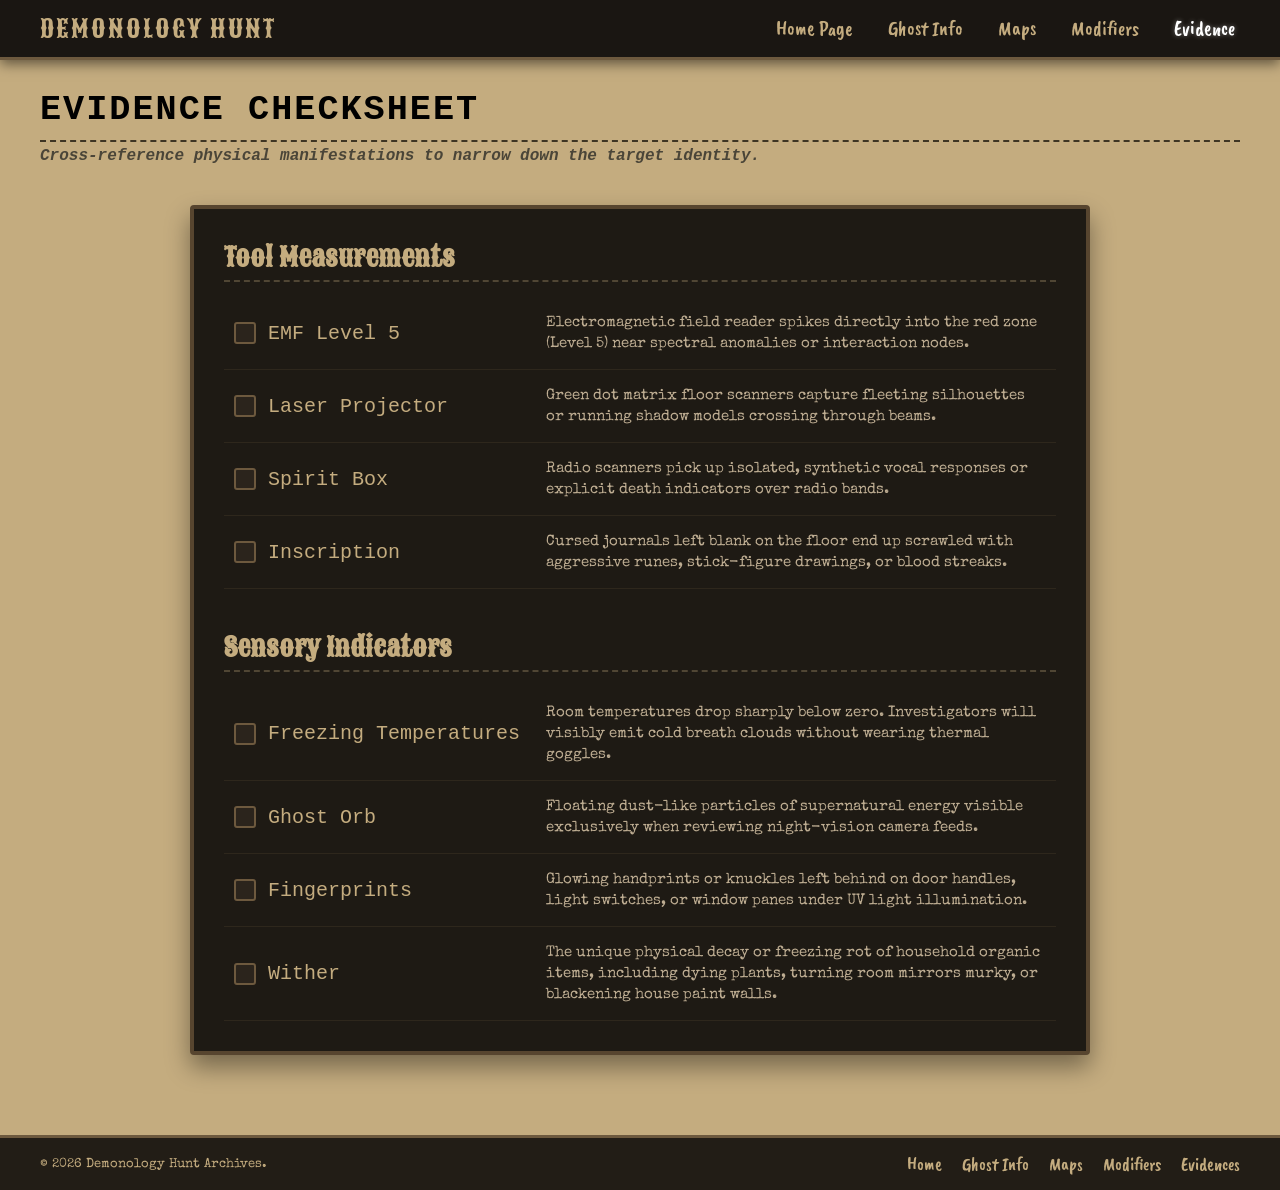
<file: Evidences.html>
<html>
<head>
    <meta charset="UTF-8">
    <meta name="viewport" content="width=device-width, initial-scale=1.0">
    <title>Demonology - Ghost Evidences</title>
    <link href="main.css" rel="stylesheet">
</head>
<body>

<nav class="menu-bar">
    <div class="nav-logo">DEMONOLOGY HUNT</div>
    <ul class="nav-links">
        <li><a href="index.html"> Home Page</a></li>
        <li><a href="ghost.info.html"> Ghost Info</a></li>
        <li><a href="maps.html"> Maps</a></li>
        <li><a href="modifiers.html"> Modifiers</a></li>
        <li><a href="evidences.html" class="active"> Evidence</a></li>
    </ul>
</nav>


<div class="EvidRow">
 
  <div class="left" style="background-color:rgb(196, 172, 127);">
    <h1>Evidence Checksheet</h1>
    <h2>Cross-reference physical manifestations to narrow down the target identity.</h2>
   
    <div class="clipboard-container">
       
        <h3 class="evidence-section-title">Tool Measurements</h3>
        <div class="evidence-list-table">
           
            <div class="evidence-row-item">
                <label class="check-box-wrapper">
                    <input type="checkbox" class="ghost-check">
                    <span class="custom-box"></span>
                    <span class="evidence-name">EMF Level 5</span>
                </label>
                <p class="evidence-brief-desc">Electromagnetic field reader spikes directly into the red zone (Level 5) near spectral anomalies or interaction nodes.</p>
            </div>


            <div class="evidence-row-item">
                <label class="check-box-wrapper">
                    <input type="checkbox" class="ghost-check">
                    <span class="custom-box"></span>
                    <span class="evidence-name">Laser Projector</span>
                </label>
                <p class="evidence-brief-desc">Green dot matrix floor scanners capture fleeting silhouettes or running shadow models crossing through beams.</p>
            </div>


            <div class="evidence-row-item">
                <label class="check-box-wrapper">
                    <input type="checkbox" class="ghost-check">
                    <span class="custom-box"></span>
                    <span class="evidence-name">Spirit Box</span>
                </label>
                <p class="evidence-brief-desc">Radio scanners pick up isolated, synthetic vocal responses or explicit death indicators over radio bands.</p>
            </div>


            <div class="evidence-row-item">
                <label class="check-box-wrapper">
                    <input type="checkbox" class="ghost-check">
                    <span class="custom-box"></span>
                    <span class="evidence-name">Inscription</span>
                </label>
                <p class="evidence-brief-desc">Cursed journals left blank on the floor end up scrawled with aggressive runes, stick-figure drawings, or blood streaks.</p>
            </div>


        </div>


        <h3 class="evidence-section-title" style="margin-top: 40px;">Sensory Indicators</h3>
        <div class="evidence-list-table">
           
            <div class="evidence-row-item">
                <label class="check-box-wrapper">
                    <input type="checkbox" class="ghost-check">
                    <span class="custom-box"></span>
                    <span class="evidence-name">Freezing Temperatures</span>
                </label>
                <p class="evidence-brief-desc">Room temperatures drop sharply below zero. Investigators will visibly emit cold breath clouds without wearing thermal goggles.</p>
            </div>

            <div class="evidence-row-item">
                <label class="check-box-wrapper">
                    <input type="checkbox" class="ghost-check">
                    <span class="custom-box"></span>
                    <span class="evidence-name">Ghost Orb</span>
                </label>
                <p class="evidence-brief-desc">Floating dust-like particles of supernatural energy visible exclusively when reviewing night-vision camera feeds.</p>
            </div>


            <div class="evidence-row-item">
                <label class="check-box-wrapper">
                    <input type="checkbox" class="ghost-check">
                    <span class="custom-box"></span>
                    <span class="evidence-name">Fingerprints</span>
                </label>
                <p class="evidence-brief-desc">Glowing handprints or knuckles left behind on door handles, light switches, or window panes under UV light illumination.</p>
            </div>


            <div class="evidence-row-item">
                <label class="check-box-wrapper">
                    <input type="checkbox" class="ghost-check">
                    <span class="custom-box"></span>
                    <span class="evidence-name">Wither</span>
                </label>
                <p class="evidence-brief-desc">The unique physical decay or freezing rot of household organic items, including dying plants, turning room mirrors murky, or blackening house paint walls.</p>
            </div>
</div>
</div>

  </div>
    </div>

     <footer class="mini-footer">
        <p>&copy; 2026 Demonology Hunt Archives.</p>
        <div class="footer-links">
            <a href="index.html">Home</a>
            <a href="ghost.info.html">Ghost Info</a>
            <a href="maps.html">Maps</a>
            <a href="modifiers.html">Modifiers</a>
            <a href="evidences.html">Evidences</a>
        </div>
    </footer>

</body>
</html>
</file>
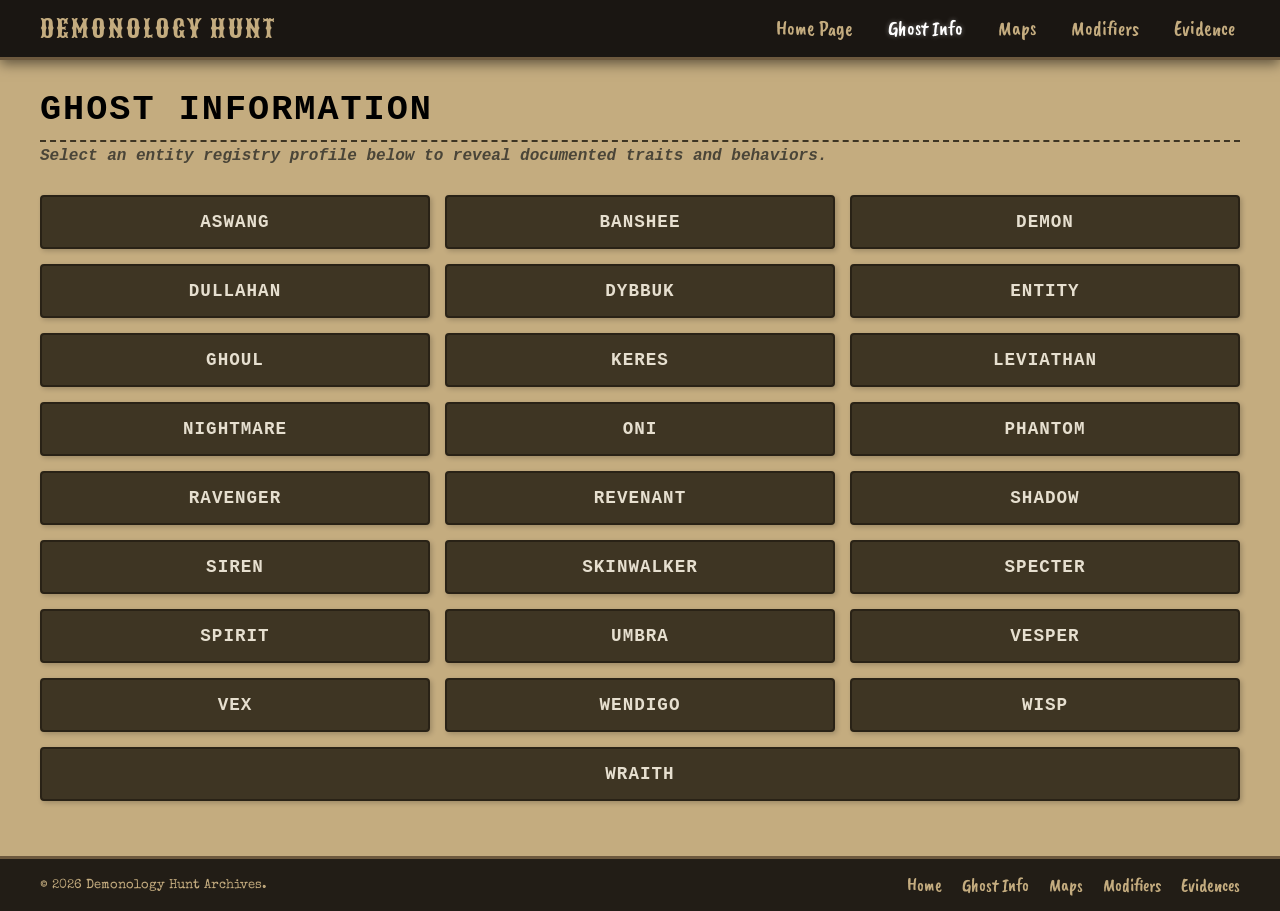
<file: ghost.info.html>
<html>
<head>
    <meta charset="UTF-8">
    <meta name="viewport" content="width=device-width, initial-scale=1">
    <link href="main.css" rel="stylesheet">
</head>
<body>


<nav class="menu-bar">
    <div class="nav-logo">DEMONOLOGY HUNT</div>
    <ul class="nav-links">
        <li><a href="index.html"> Home Page</a></li>
        <li><a href="ghost.info.html" class="active"> Ghost Info</a></li>
        <li><a href="maps.html"> Maps</a></li>
        <li><a href="modifiers.html"> Modifiers</a></li>
        <li><a href="evidences.html"> Evidence</a></li>
    </ul>
</nav>




<div class="bonk">
 
  <div class="left" style="background-color:rgb(196, 172, 127);">




    <div class="header-section">
      <h1>Ghost Information</h1>
      <h2>Select an entity registry profile below to reveal documented traits and behaviors.</h2>
    </div>




    <div class="ghost-grid-row">
      <div class="ghost-card-btn" onclick="openTab('b1');">Aswang</div>
      <div class="ghost-card-btn" onclick="openTab('b2');">Banshee</div>
      <div class="ghost-card-btn" onclick="openTab('b3');">Demon</div>
    </div>




    <div id="b1" class="containerTab">
      <span onclick="this.parentElement.style.display='none'" class="closebtn">&times;</span>
      <h3>Aswang</h3>
      <p class="ghost-lore">Aswangs have historically only been reported in the Philippines and surrounding areas but have been recently been increasingly common on a global scale. They are vampiric creatures empowered by death with seemingly no desire outside of attacking people.</p>
      <p class="ghost-trait"><strong>Behavioral Modifier:</strong> Aswang's speed increases every time they kill. Walking through salt slows them.</p>
    </div>




    <div id="b2" class="containerTab">
      <span onclick="this.parentElement.style.display='none'" class="closebtn">&times;</span>
      <h3>Banshee</h3>
      <p class="ghost-lore">Banshees are characterized as harbingers of death and demise. They most commonly manifest as wailing and mournful spirits, occupying spaces where misfortune is bound to occur. Be less cautious of them, and more cautious of what they may be warning you of.</p>
      <p class="ghost-trait"><strong>Behavioral Modifier:</strong> Banshees are more likely to break glass. They might use a distinct wail when hunting.</p>
    </div>




    <div id="b3" class="containerTab">
      <span onclick="this.parentElement.style.display='none'" class="closebtn">&times;</span>
      <h3>Demon</h3>
      <p class="ghost-lore">Use extreme caution when interacting with a demon! They are extremely hostile and dangerous!</p>
      <p class="ghost-trait"><strong>Behavioral Modifier:</strong> Demons hunt frequently; crosses are more effective on them.</p>
    </div>




    <div class="ghost-grid-row">
      <div class="ghost-card-btn" onclick="openTab('b4');">Dullahan</div>
      <div class="ghost-card-btn" onclick="openTab('b5');">Dybbuk</div>
      <div class="ghost-card-btn" onclick="openTab('b6');">Entity</div>
    </div>




    <div id="b4" class="containerTab">
      <span onclick="this.parentElement.style.display='none'" class="closebtn">&times;</span>
      <h3>Dullahan</h3>
      <p class="ghost-lore">Dullahans, more commonly known as the Headless Horseman, are legendary characters of folklore. Often traveling long distances on their horses, they can be very dangerous when they decide to stick around.</p>
      <p class="ghost-trait"><strong>Behavioral Modifier:</strong> Dullahans appear headless in photos. They move faster the longer they see their target.</p>
    </div>




    <div id="b5" class="containerTab">
      <span onclick="this.parentElement.style.display='none'" class="closebtn">&times;</span>
      <h3>Dybbuk</h3>
      <p class="ghost-lore">Dybbuks are malicious ghosts that have a strong bond with possession and pursue a specific goal or ideal before parting from the mortal plane. They have the unique ability of interacting with corpses.</p>
      <p class="ghost-trait"><strong>Behavioral Modifier:</strong> Dybbuks can throw corpses. They are stunned when a Music Box is first played.</p>
    </div>




    <div id="b6" class="containerTab">
      <span onclick="this.parentElement.style.display='none'" class="closebtn">&times;</span>
      <h3>Entity</h3>
      <p class="ghost-lore">The entity is a powerful force that transcends typical hauntings. While its control over the environment is limited, it has been observed to teleport, granting it heavy influence.</p>
      <p class="ghost-trait"><strong>Behavioral Modifier:</strong> The entity can teleport from one location to another. It is unlikely to throw objects.</p>
    </div>




    <div class="ghost-grid-row">
      <div class="ghost-card-btn" onclick="openTab('b7');">Ghoul</div>
      <div class="ghost-card-btn" onclick="openTab('b8');">Keres</div>
      <div class="ghost-card-btn" onclick="openTab('b9');">Leviathan</div>
    </div>




    <div id="b7" class="containerTab">
      <span onclick="this.parentElement.style.display='none'" class="closebtn">&times;</span>
      <h3>Ghoul</h3>
      <p class="ghost-lore">Ghouls are regarded as troublemaking ghosts, more focused on "playing" than harming. They often engage in behavior to frighten people in their vicinity, but are quick to anger. Exercise caution when in the presence of a Ghoul.</p>
      <p class="ghost-trait"><strong>Behavioral Modifier:</strong> Ghouls may become enraged if they hear talking. They can't disable electronics.</p>
    </div>




    <div id="b8" class="containerTab">
      <span onclick="this.parentElement.style.display='none'" class="closebtn">&times;</span>
      <h3>Keres</h3>
      <p class="ghost-lore">Keres are best described as angels of death. They wander aiming to feed on the souls of the deceased. They prey on the weakest targets that they are able to sense. It is best to remain mindful of your energy levels and keep them high when dealing with a Keres to avoid being targeted.</p>
      <p class="ghost-trait"><strong>Behavioral Modifier:</strong> Keres' speed decreases with each kill. They target hunters with the lowest energy.</p>
    </div>




    <div id="b9" class="containerTab">
      <span onclick="this.parentElement.style.display='none'" class="closebtn">&times;</span>
      <h3>Leviathan</h3>
      <p class="ghost-lore">Leviathans are physical manifestations of chaos and destruction, and are as dangerous and unpredictable as you'd expect. They have a particular affinity for throwing objects.</p>
      <p class="ghost-trait"><strong>Behavioral Modifier:</strong> Leviathans can throw multiple objects, and can disable lights passively.</p>
    </div>




    <div class="ghost-grid-row">
      <div class="ghost-card-btn" onclick="openTab('b10');">Nightmare</div>
      <div class="ghost-card-btn" onclick="openTab('b11');">Oni</div>
      <div class="ghost-card-btn" onclick="openTab('b12');">Phantom</div>
    </div>




    <div id="b10" class="containerTab">
      <span onclick="this.parentElement.style.display='none'" class="closebtn">&times;</span>
      <h3>Nightmare</h3>
      <p class="ghost-lore">Nightmares, as the name suggests, commonly manifest themselves as bad dreams and are usually harmless. However, particularly powerful nightmares can manifest themselves in the physical world, exhibiting much of the same behavior expected from an average ghost.</p>
      <p class="ghost-trait"><strong>Behavioral Modifier:</strong> Nightmares can cause hallucinations. They hunt more often in the dark.</p>
    </div>




    <div id="b11" class="containerTab">
      <span onclick="this.parentElement.style.display='none'" class="closebtn">&times;</span>
      <h3>Oni</h3>
      <p class="ghost-lore">Onis are a class of ghost believed to originate in Japan, but sightings have been reported all across the globe. They are known for manifesting often and having a terrifying physical appearance.</p>
      <p class="ghost-trait"><strong>Behavioral Modifier:</strong> Onis sprint during hunts. They manifest more commonly than other ghosts.</p>
    </div>




    <div id="b12" class="containerTab">
      <span onclick="this.parentElement.style.display='none'" class="closebtn">&times;</span>
      <h3>Phantom</h3>
      <p class="ghost-lore">Phantoms are ethereal apparitions that manifest less frequently than similar ghosts. They are misattributed as "shy" and "timid", but can certainly be aggressive. They are commonly associated with deep emotional attachments to specific locations.</p>
      <p class="ghost-trait"><strong>Behavioral Modifier:</strong> Phantoms reduce sanity much quicker when looked at. Taking a photo of them will make them temporarily disappear.</p>
    </div>




    <div class="ghost-grid-row">
      <div class="ghost-card-btn" onclick="openTab('b13');">Ravenger</div>
      <div class="ghost-card-btn" onclick="openTab('b14');">Revenant</div>
      <div class="ghost-card-btn" onclick="openTab('b15');">shadow</div>
    </div>




    <div id="b13" class="containerTab">
      <span onclick="this.parentElement.style.display='none'" class="closebtn">&times;</span>
      <h3>Ravenger</h3>
      <p class="ghost-lore">Ravengers are stalker-class entities that slowly map out player pathfinding lines. They build aggression when left alone in corridors.</p>
      <p class="ghost-trait"><strong>Behavioral Modifier:</strong> Gains tracking precision over time. Hiding completely resets its hunt speed acceleration.</p>
    </div>




    <div id="b14" class="containerTab">
      <span onclick="this.parentElement.style.display='none'" class="closebtn">&times;</span>
      <h3>Revenant</h3>
      <p class="ghost-lore">A violent, ancient spirit that hunts indiscriminately. It travels at terrifying speeds when it gains a line-of-sight visual on target items or players.</p>
      <p class="ghost-trait"><strong>Behavioral Modifier:</strong> Highly accelerated speed when targeting open players. Travels incredibly slowly when players are hidden.</p>
    </div>




<div id="b15" class="containerTab">
  <span onclick="this.parentElement.style.display='none'" class="closebtn">&times;</span>
  <h3>Shadow</h3>
      <p class="ghost-lore">shadows are barely perceptible apparitions that rarely interact with their environment, preferring to reside calmly in the dark. They are shy and tend to avoid people. though are known to be defensive of their favorite room.</p>
      <p class="ghost-trait"><strong>Behavioral Modifier:</strong>Shadows do not alter the temperature much. They are less active in well-lit rooms.</p>
</div>




    <div class="ghost-grid-row">
      <div class="ghost-card-btn" onclick="openTab('b16');">Siren</div>
      <div class="ghost-card-btn" onclick="openTab('b17');">Skinwalker</div>
      <div class="ghost-card-btn" onclick="openTab('b18');">Specter</div>
</div>




    <div id="b16" class="containerTab">
      <span onclick="this.parentElement.style.display='none'" class="closebtn">&times;</span>
  <h3>Siren</h3>
      <p class="ghost-lore">Siren's are  most known for their distinct singing voice which they commonly use to lure sailors to their demise, though they have also been seen roaming far away from the ocean. Keep an ear out for their distinct singing voice that you can hear through the spirit box.</p>
      <p class="ghost-trait"><strong>Behavioral Modifier:</strong>>Sirens slow people they see while hunting. They always respond in a female voice.</p>
</div>






    <div id="b17" class="containerTab">
      <span onclick="this.parentElement.style.display='none'" class="closebtn">&times;</span>
  <h3>Skinwalker</h3>
      <p class="ghost-lore">Skinwalkers are elusive ghosts with the unique ability to mimic the abilities of other ghost types. They are more frequent roamers. spending more time outside of their favorite room. Identifying Skinwalkers requires extreme precision.</p>
      <p class="ghost-trait"><strong>Behavioral Modifier:</strong>Skinwalkers can fake ghost orb evidence. They can mimic other ghosts' abilities.</p>
</div>






    <div id="b18" class="containerTab">
      <span onclick="this.parentElement.style.display='none'" class="closebtn">&times;</span>
  <h2>Specter</h2>
      <p class="ghost-lore">Specters, are strongly bound to their favorite room. When in the same room as one, many say they feel an ominous sense of unease. Specters are known for their profound control over the environment.</p>
      <p class="ghost-trait"><strong>Behavioral Modifier:</strong>Specters are more likely to throw items. They do not roam except while hunting.</p>
</div>






    <div class="ghost-grid-row">
      <div class="ghost-card-btn" onclick="openTab('b19');">Spirit</div>
      <div class="ghost-card-btn" onclick="openTab('b20');">Umbra</div>
      <div class="ghost-card-btn" onclick="openTab('b21');">Vesper</div>
</div>
    <div id="b19" class="containerTab">
      <span onclick="this.parentElement.style.display='none'" class="closebtn">&times;</span>
  <h2>Spirit</h2>
      <p class="ghost-lore">Spirits are a manifestation of the souls of the deceased. They are able to project in the physical world and have been observed to manipulate electronic frequencies. They are often eager to communicate with the living and are generally considered harmless.</p>
      <p class="ghost-trait"><strong>Behavioral Modifier:</strong>Spirits have no documented strengths. They can alter the flame color of candles.</p>
</div>




    <div id="b20" class="containerTab">
      <span onclick="this.parentElement.style.display='none'" class="closebtn">&times;</span>
  <h2>Umbra</h2>
      <p class="ghost-lore">The namesake of the Umbra Board, Umbras are elusive, shadowy apparitions born from fear. Instead of planting their feet, they tip toe, making no sound as they walk. Their presence is often said to be deeply unsettling.</p>
      <p class="ghost-trait"><strong>Behavioral Modifier:</strong>Umbras do not make footstep sounds. They move slower in lit rooms.</p>
</div>


    <div id="b21" class="containerTab">
      <span onclick="this.parentElement.style.display='none'" class="closebtn">&times;</span>
  <h2>Vesper</h2>
      <p class="ghost-lore">Vespers are the malinant lingering souls of creatures living in complete darkness. they've evolved to rely solely on their auditory senses, a sort of echolocation, making them adept hunters despite lacking ocular vision of any kind.</p>
      <p class="ghost-trait"><strong>Behavioral Modifier:</strong>Vespers rely solely on sound to hunt. They can track through walls.</p>
</div>




    <div class="ghost-grid-row">
      <div class="ghost-card-btn" onclick="openTab('b22');">Vex</div>
      <div class="ghost-card-btn" onclick="openTab('b23');">Wendigo</div>
      <div class="ghost-card-btn" onclick="openTab('b24');">Wisp</div>
</div>




    <div id="b22" class="containerTab">
      <span onclick="this.parentElement.style.display='none'" class="closebtn">&times;</span>
  <h2>Vex</h2>
      <p class="ghost-lore">A vex. while not a ghost in the traditional sense, is a presence that acts as the physical embodiment of anger and displeasure. They do not occupy the physical space in the same way we'd expect from other ghosts.</p>
      <p class="ghost-trait"><strong>Behavioral Modifier:</strong>Vex's are invisible on LIDAR Scans. They can walk through walls.</p>
</div>


    <div id="b23" class="containerTab">
      <span onclick="this.parentElement.style.display='none'" class="closebtn">&times;</span>
  <h2>Wendigo</h2>
      <p class="ghost-lore">Wendigos are horribly malformed creatures, less ghost and more monster caricature. Wendigos are incredibly afraid of fire, making candles and lanterns good tools for fending them off - still, it is best to be cautious.</p>
      <p class="ghost-trait"><strong>Behavioral Modifier:</strong>Wendigos won't start a hunt near a lit flame. They move faster as average energy lowers.</p>
</div>


    <div id="b24" class="containerTab">
      <span onclick="this.parentElement.style.display='none'" class="closebtn">&times;</span>
  <h2>The wisp</h2>
      <p class="ghost-lore">A will-o-the-wisp, commonly known as The Wisp or just "Wisp" is a spirit that typically haunts swamps, but have recently been observed invading homes and other buildings. They have a particular affinity for fire. </p>
      <p class="ghost-trait"><strong>Behavioral Modifier:</strong>Wisps can light candles. They can only start a hunt in their favorite room.</p>
</div>










    <div class="ghost-grid-row">
      <div class="ghost-card-btn" onclick="openTab('b25');">wraith</div>
  </div>


    <div id="b25" class="containerTab">
      <span onclick="this.parentElement.style.display='none'" class="closebtn">&times;</span>
  <h2>Wraith</h2>
      <p class="ghost-lore">Wraiths are malevolent shadowy apparitions, noted for their profound aggression. They are known to inflict an impending sense of doom on people around them. Be wary when interacting with a wraith in any capacity.</p>
      <p class="ghost-trait"><strong>Behavioral Modifier:</strong>Wraiths quickly deplete energy from hunters. They refuse to disturb lines of salt.</p>
</div>




<script>
function openTab(tabId) {
  var tabs = document.getElementsByClassName("containerTab");
  for (var i = 0; i < tabs.length; i++) {
    tabs[i].style.display = "none";
  }
  document.getElementById(tabId).style.display = "block";
}
</script>




</div>


     <footer class="mini-footer">
        <p>&copy; 2026 Demonology Hunt Archives.</p>
        <div class="footer-links">
            <a href="index.html">Home</a>
            <a href="ghost.info.html">Ghost Info</a>
            <a href="maps.html">Maps</a>
            <a href="modifiers.html">Modifiers</a>
            <a href="evidences.html">Evidences</a>
        </div>
    </footer>


  </div>
</body>
</html>
</file>
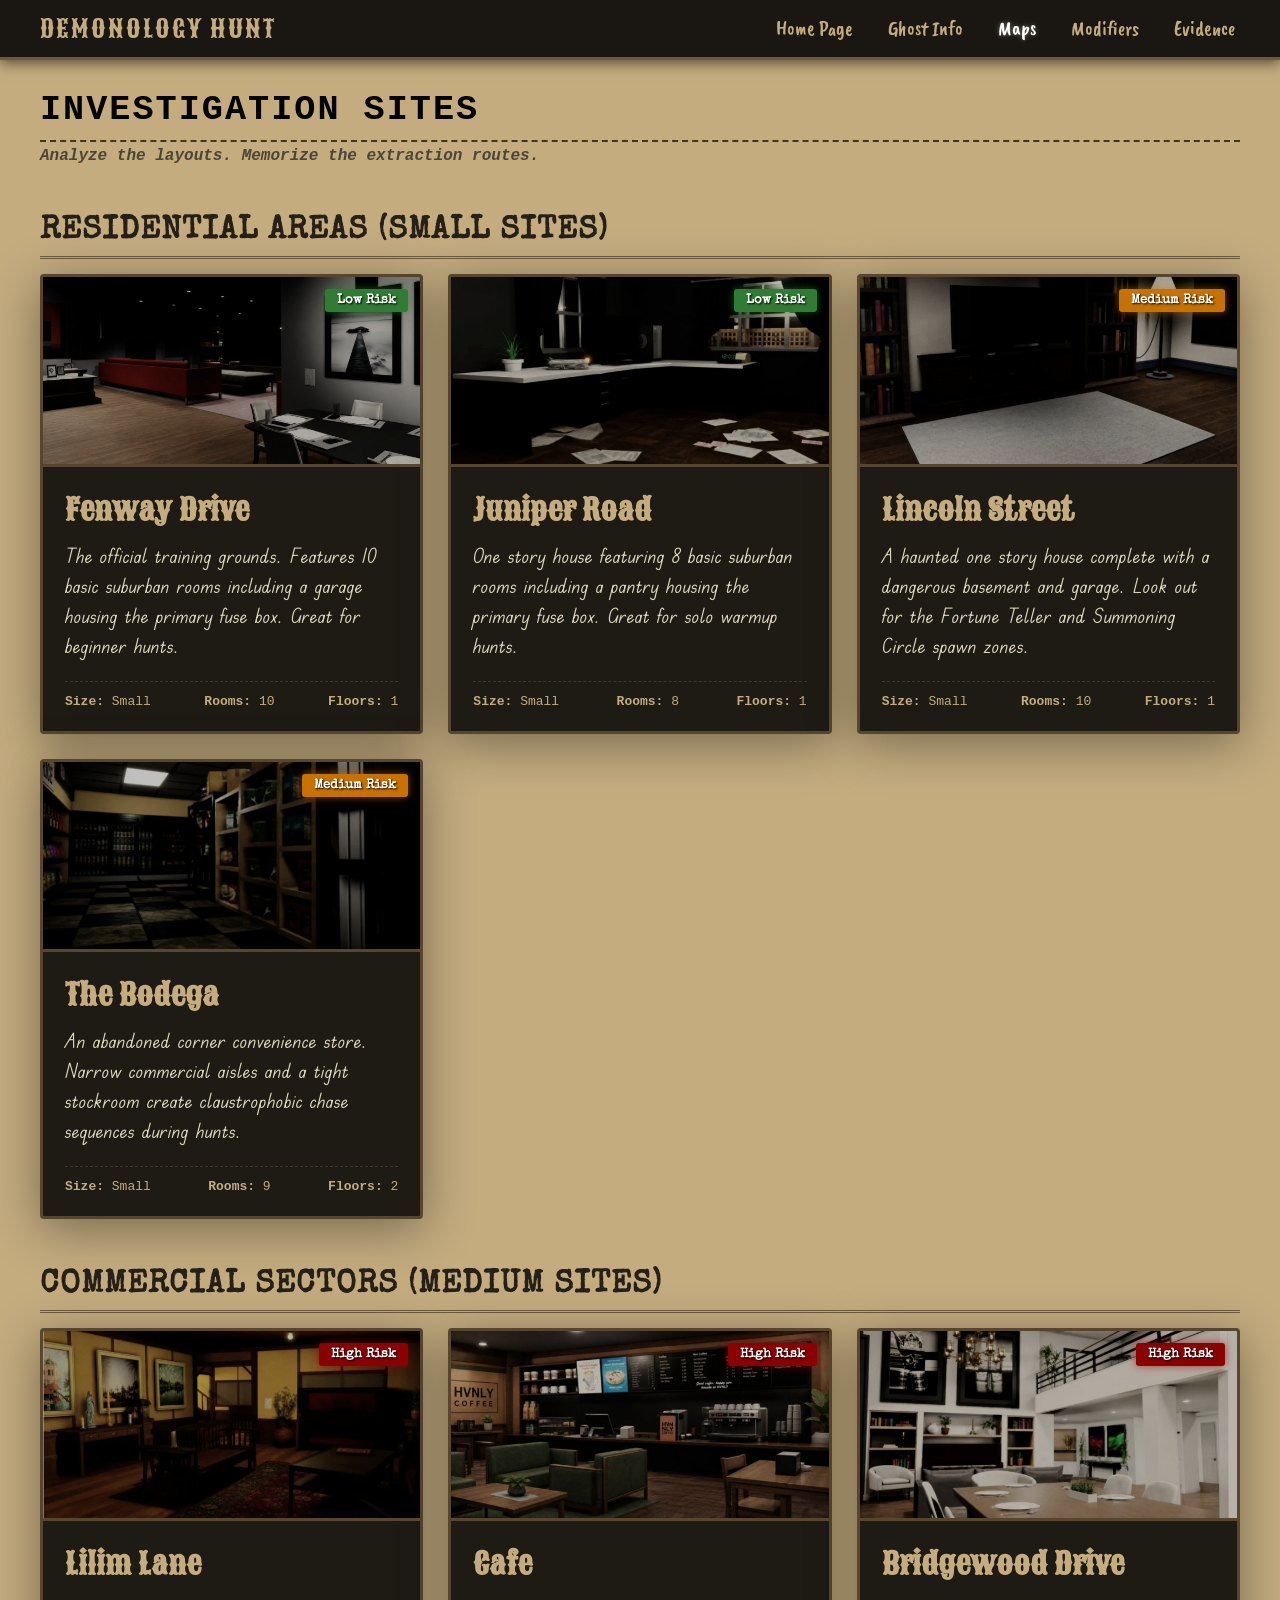
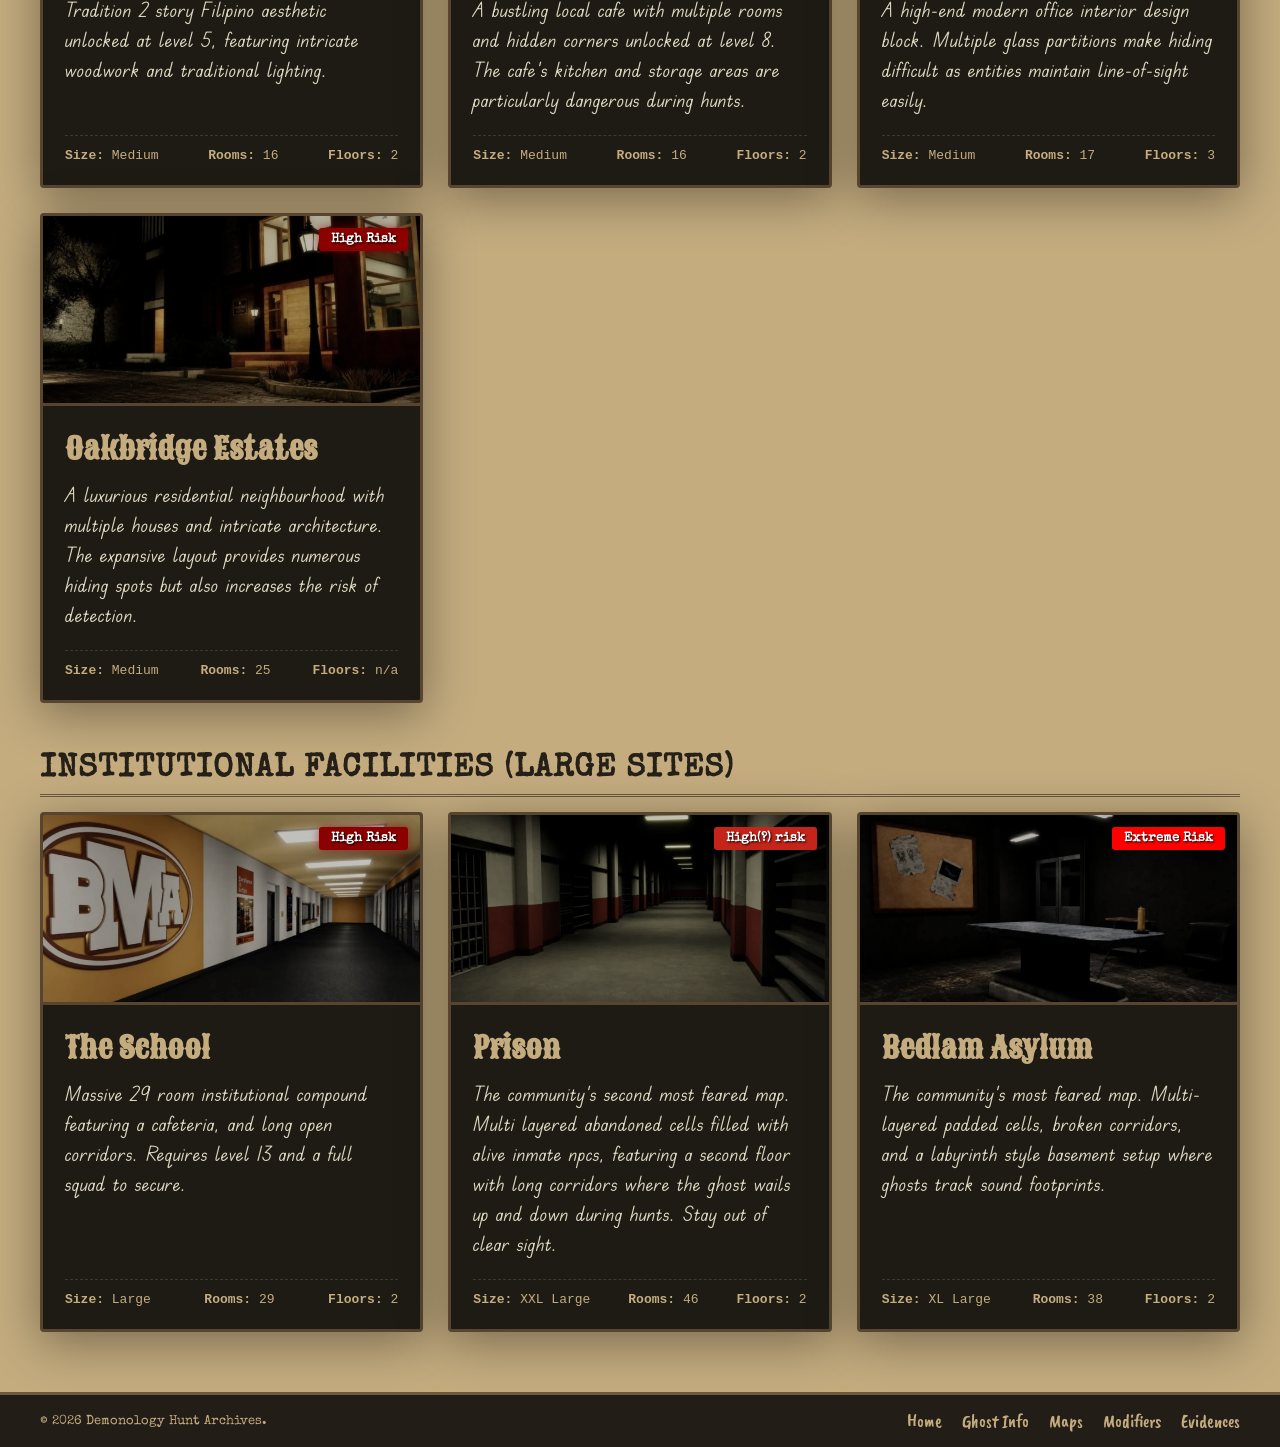
<file: Maps.html>
<html>
<head>
    <meta charset="UTF-8">
    <meta name="viewport" content="width=device-width, initial-scale=1">
    <title>Demonology - Investigation Sites</title>
    <link href="main.css" rel="stylesheet">
</head>
<body>

<nav class="menu-bar">
    <div class="nav-logo">DEMONOLOGY HUNT</div>
    <ul class="nav-links">
        <li><a href="index.html"> Home Page</a></li>
        <li><a href="ghost.info.html"> Ghost Info</a></li>
        <li><a href="maps.html" class="active"> Maps</a></li>
        <li><a href="modifiers.html"> Modifiers</a></li>
        <li><a href="evidences.html"> Evidence</a></li>
    </ul>
</nav>


<div class="mapRow">

  <div class="left" style="background-color:rgb(196, 172, 127);">
    <h1>Investigation Sites</h1>
    <h2>Analyze the layouts. Memorize the extraction routes.</h2>
   
    <h3 class="tier-heading">Residential Areas (Small Sites)</h3>
    <div class="maps-grid">

               <div class="map-card">
            <div class="map-image-frame">
                <img src="Image/FenwayDrive.jpg" alt="Fenway Drive" class="map-img">
                <span class="danger-level level-low">Low Risk</span>
            </div>
            <div class="map-details">
                <h3>Fenway Drive</h3>
                <p class="map-desc">The official training grounds. Features 10 basic suburban rooms including a garage housing the primary fuse box. Great for beginner hunts.</p>
                <div class="map-meta">
                    <span><strong>Size:</strong> Small</span>
                    <span><strong>Rooms:</strong> 10</span>
                    <span><strong>Floors:</strong> 1</span>
                </div>
            </div>
        </div>

        <div class="map-card">
            <div class="map-image-frame">
                <img src="Image/JuniperRoad.jpg" alt="Juniper Road" class="map-img">
                <span class="danger-level level-low">Low Risk</span>
            </div>
            <div class="map-details">
                <h3>Juniper Road</h3>
                <p class="map-desc">One story house featuring 8 basic suburban rooms including a pantry housing the primary fuse box. Great for solo warmup hunts.</p>
                <div class="map-meta">
                    <span><strong>Size:</strong> Small</span>
                    <span><strong>Rooms:</strong> 8</span>
                    <span><strong>Floors:</strong> 1</span>
                </div>
            </div>
        </div>

        <div class="map-card">
            <div class="map-image-frame">
                <img src="Image/LincolnStreet.jpg" alt="Lincoln Street" class="map-img">
                <span class="danger-level level-mid">Medium Risk</span>
            </div>
            <div class="map-details">
                <h3>Lincoln Street</h3>
                <p class="map-desc">A haunted one story house complete with a dangerous basement and garage. Look out for the Fortune Teller and Summoning Circle spawn zones.</p>
                <div class="map-meta">
                    <span><strong>Size:</strong> Small</span>
                    <span><strong>Rooms:</strong> 10</span>
                    <span><strong>Floors:</strong> 1</span>
                </div>
            </div>
        </div>

        <div class="map-card">
            <div class="map-image-frame">
                <img src="Image/Bodega.jpg" alt="Bodega" class="map-img">
                <span class="danger-level level-mid">Medium Risk</span>
            </div>
            <div class="map-details">
                <h3>The Bodega</h3>
                <p class="map-desc">An abandoned corner convenience store. Narrow commercial aisles and a tight stockroom create claustrophobic chase sequences during hunts.</p>
                <div class="map-meta">
                    <span><strong>Size:</strong> Small</span>
                    <span><strong>Rooms:</strong> 9</span>
                    <span><strong>Floors:</strong> 2</span>
                </div>
            </div>
        </div>


    </div>

    <h3 class="tier-heading">Commercial Sectors (Medium Sites)</h3>
    <div class="maps-grid">

        <div class="map-card">
            <div class="map-image-frame">
                <img src="Image/Lilim Lane.jpg" alt="Lilim Lane" class="map-img">
                <span class="danger-level level-high">High Risk</span>
            </div>
            <div class="map-details">
                <h3>Lilim Lane</h3>
                <p class="map-desc">Tradition 2 story Filipino aesthetic unlocked at level 5, featuring intricate woodwork and traditional lighting.</p>
                <div class="map-meta">
                    <span><strong>Size:</strong> Medium</span>
                    <span><strong>Rooms:</strong> 16</span>
                    <span><strong>Floors:</strong> 2</span>
                </div>
            </div>
        </div>

        <div class="map-card">
            <div class="map-image-frame">
                <img src="Image/Cafe.jpg" alt="Cafe" class="map-img">
                <span class="danger-level level-high">High Risk</span>
            </div>
            <div class="map-details">
                <h3>Cafe</h3>
                <p class="map-desc">A bustling local cafe with multiple rooms and hidden corners unlocked at level 8. The cafe's kitchen and storage areas are particularly dangerous during hunts.</p>
                <div class="map-meta">
                    <span><strong>Size:</strong> Medium</span>
                    <span><strong>Rooms:</strong> 16</span>
                    <span><strong>Floors:</strong> 2</span>
                </div>
            </div>
        </div>

        <div class="map-card">
            <div class="map-image-frame">
                <img src="Image/Bridgewood.jpg" alt="Bridgewood Drive" class="map-img">
                <span class="danger-level level-high">High Risk</span>
            </div>
            <div class="map-details">
                <h3>Bridgewood Drive</h3>
                <p class="map-desc">A high-end modern office interior design block. Multiple glass partitions make hiding difficult as entities maintain line-of-sight easily.</p>
                <div class="map-meta">
                    <span><strong>Size:</strong> Medium</span>
                    <span><strong>Rooms:</strong> 17</span>
                    <span><strong>Floors:</strong> 3</span>
                </div>
            </div>
        </div>

        <div class="map-card">
            <div class="map-image-frame">
                <img src="Image/OakbridgeEstates.jpg" alt="Oakbridge Estates" class="map-img">
                <span class="danger-level level-high">High Risk</span>
            </div>
            <div class="map-details">
                <h3>Oakbridge Estates</h3>
                <p class="map-desc">A luxurious residential neighbourhood with multiple houses and intricate architecture. The expansive layout provides numerous hiding spots but also increases the risk of detection.</p>
                <div class="map-meta">
                    <span><strong>Size:</strong> Medium</span>
                    <span><strong>Rooms:</strong> 25</span>
                    <span><strong>Floors:</strong> n/a</span>
                </div>
            </div>
        </div>


    </div>

    <h3 class="tier-heading">Institutional Facilities (Large Sites)</h3>
    <div class="maps-grid">
       
        <div class="map-card">
            <div class="map-image-frame">
                <img src="Image/School.jpg" alt="School" class="map-img">
                <span class="danger-level level-high">High Risk</span>
            </div>
            <div class="map-details">
                <h3>The School</h3>
                <p class="map-desc">Massive 29 room institutional compound featuring a cafeteria, and long open corridors. Requires level 13 and a full squad to secure.</p>
                <div class="map-meta">
                    <span><strong>Size:</strong> Large</span>
                    <span><strong>Rooms:</strong> 29</span>
                    <span><strong>Floors:</strong> 2</span>
                </div>
            </div>
        </div>


        
        <div class="map-card">
            <div class="map-image-frame">
                <img src="Image/Prison.jpg" alt="Prison" class="map-img">
                <span class="danger-level level-prison">High(?) risk</span>
            </div>
            <div class="map-details">
                <h3>Prison</h3>
                <p class="map-desc">The community's second most feared map. Multi layered abandoned cells filled with alive inmate npcs, featuring a second floor with long corridors where the ghost wails up and down during hunts. Stay out of clear sight.</p>
                <div class="map-meta">
                    <span><strong>Size:</strong> XXL Large</span>
                    <span><strong>Rooms:</strong> 46</span>
                    <span><strong>Floors:</strong> 2</span>
                </div>
            </div>
        </div>

        <div class="map-card">
            <div class="map-image-frame">
                <img src="Image/Asylum.jpg" alt="Asylum" class="map-img">
                <span class="danger-level level-max">Extreme Risk</span>
            </div>
            <div class="map-details">
                <h3>Bedlam Asylum</h3>
                <p class="map-desc">The community's most feared map. Multi-layered padded cells, broken corridors, and a labyrinth style basement setup where ghosts track sound footprints.</p>
                <div class="map-meta">
                    <span><strong>Size:</strong> XL Large</span>
                    <span><strong>Rooms:</strong> 38</span>
                    <span><strong>Floors:</strong> 2</span>
                </div>
            </div>
        </div>

    </div>


  </div>

     <footer class="mini-footer">
        <p>&copy; 2026 Demonology Hunt Archives.</p>
        <div class="footer-links">
            <a href="index.html">Home</a>
            <a href="ghost.info.html">Ghost Info</a>
            <a href="maps.html">Maps</a>
            <a href="modifiers.html">Modifiers</a>
            <a href="evidences.html">Evidences</a>
        </div>
    </footer>

</body>
</html>
</file>
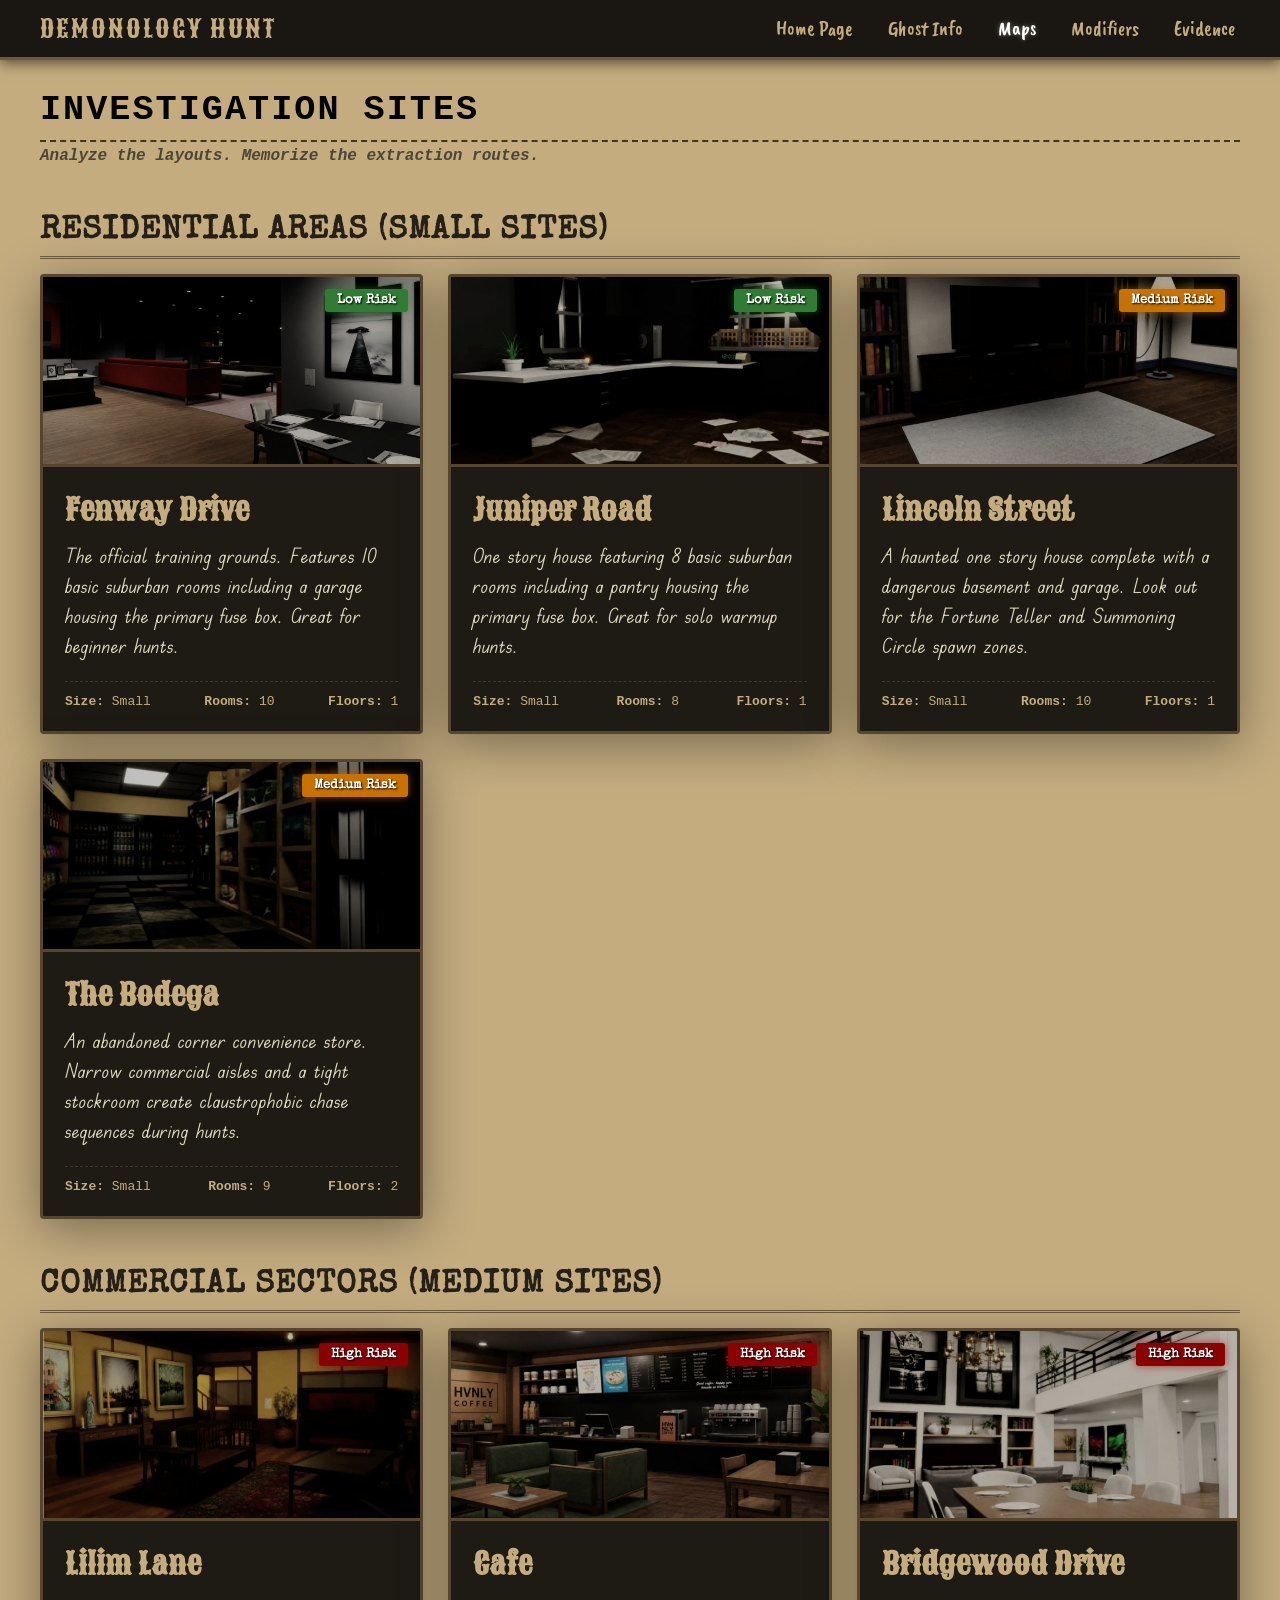
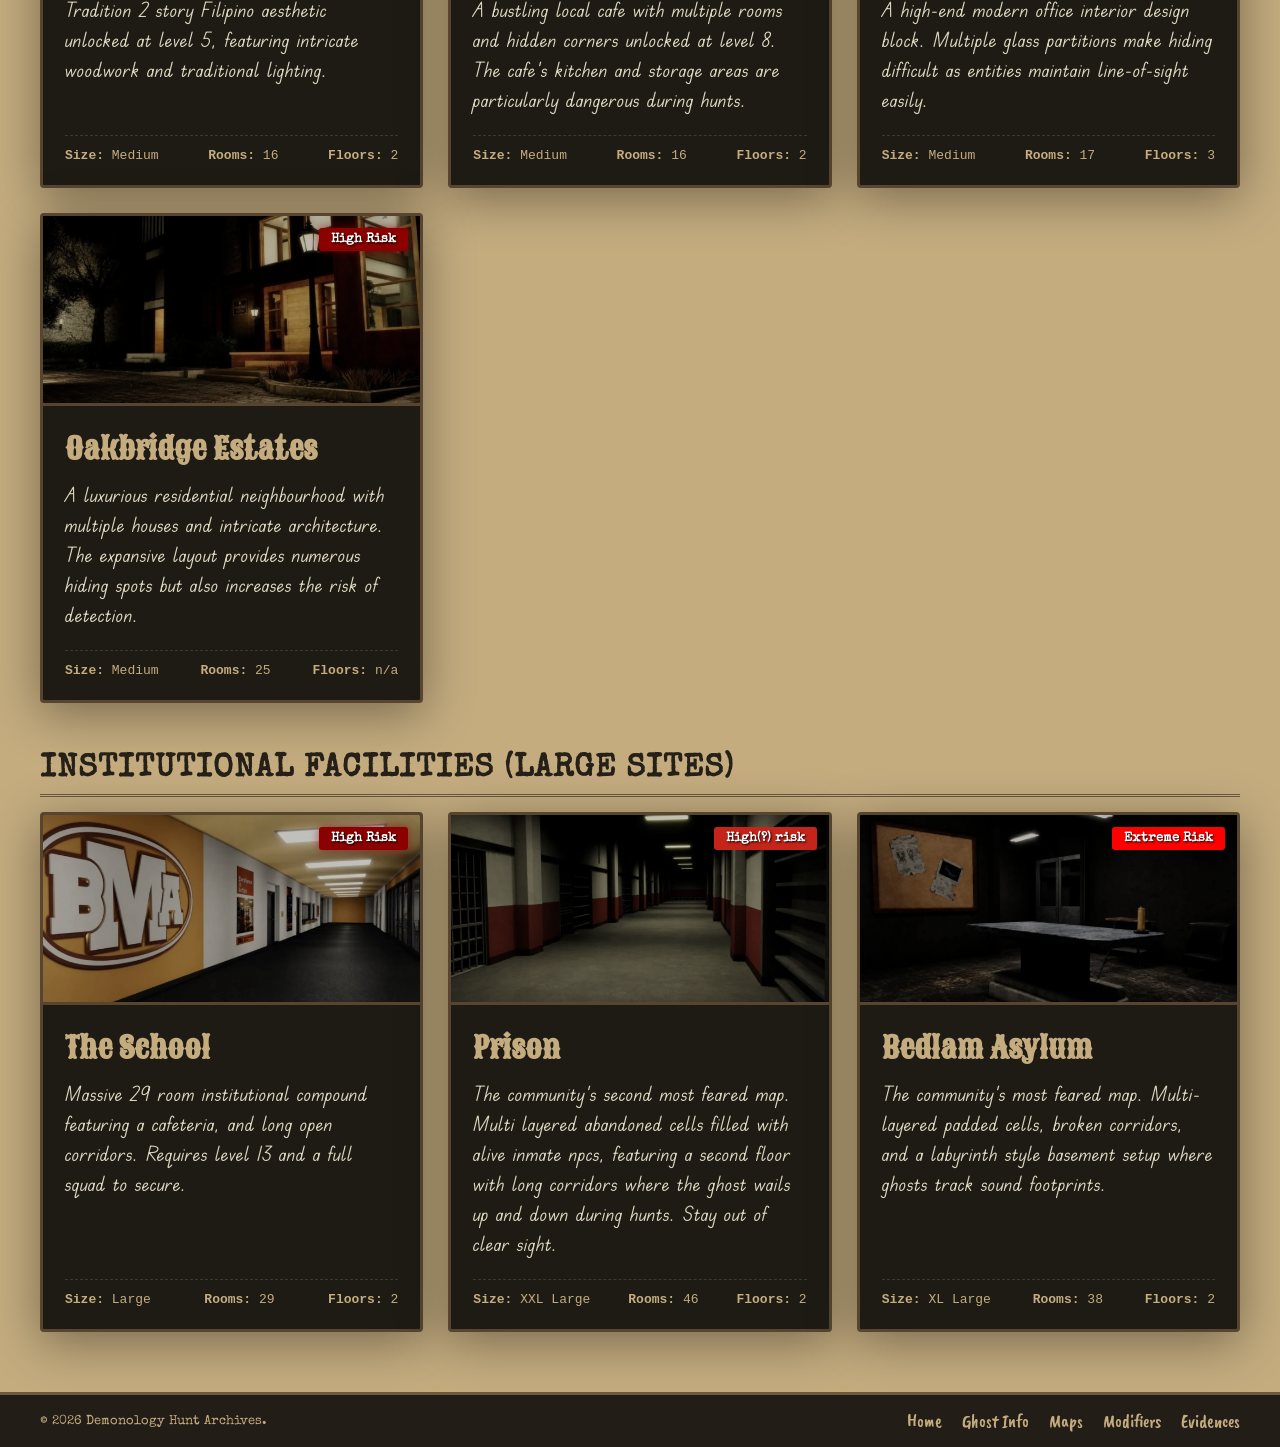
<file: maps.html>
<html>
<head>
    <meta charset="UTF-8">
    <meta name="viewport" content="width=device-width, initial-scale=1">
    <title>Demonology - Investigation Sites</title>
    <link href="main.css" rel="stylesheet">
</head>
<body>

<nav class="menu-bar">
    <div class="nav-logo">DEMONOLOGY HUNT</div>
    <ul class="nav-links">
        <li><a href="index.html"> Home Page</a></li>
        <li><a href="ghost.info.html"> Ghost Info</a></li>
        <li><a href="maps.html" class="active"> Maps</a></li>
        <li><a href="modifiers.html"> Modifiers</a></li>
        <li><a href="evidences.html"> Evidence</a></li>
    </ul>
</nav>


<div class="mapRow">

  <div class="left" style="background-color:rgb(196, 172, 127);">
    <h1>Investigation Sites</h1>
    <h2>Analyze the layouts. Memorize the extraction routes.</h2>
   
    <h3 class="tier-heading">Residential Areas (Small Sites)</h3>
    <div class="maps-grid">

               <div class="map-card">
            <div class="map-image-frame">
                <img src="Image/FenwayDrive.jpg" alt="Fenway Drive" class="map-img">
                <span class="danger-level level-low">Low Risk</span>
            </div>
            <div class="map-details">
                <h3>Fenway Drive</h3>
                <p class="map-desc">The official training grounds. Features 10 basic suburban rooms including a garage housing the primary fuse box. Great for beginner hunts.</p>
                <div class="map-meta">
                    <span><strong>Size:</strong> Small</span>
                    <span><strong>Rooms:</strong> 10</span>
                    <span><strong>Floors:</strong> 1</span>
                </div>
            </div>
        </div>

        <div class="map-card">
            <div class="map-image-frame">
                <img src="Image/JuniperRoad.jpg" alt="Juniper Road" class="map-img">
                <span class="danger-level level-low">Low Risk</span>
            </div>
            <div class="map-details">
                <h3>Juniper Road</h3>
                <p class="map-desc">One story house featuring 8 basic suburban rooms including a pantry housing the primary fuse box. Great for solo warmup hunts.</p>
                <div class="map-meta">
                    <span><strong>Size:</strong> Small</span>
                    <span><strong>Rooms:</strong> 8</span>
                    <span><strong>Floors:</strong> 1</span>
                </div>
            </div>
        </div>

        <div class="map-card">
            <div class="map-image-frame">
                <img src="Image/LincolnStreet.jpg" alt="Lincoln Street" class="map-img">
                <span class="danger-level level-mid">Medium Risk</span>
            </div>
            <div class="map-details">
                <h3>Lincoln Street</h3>
                <p class="map-desc">A haunted one story house complete with a dangerous basement and garage. Look out for the Fortune Teller and Summoning Circle spawn zones.</p>
                <div class="map-meta">
                    <span><strong>Size:</strong> Small</span>
                    <span><strong>Rooms:</strong> 10</span>
                    <span><strong>Floors:</strong> 1</span>
                </div>
            </div>
        </div>

        <div class="map-card">
            <div class="map-image-frame">
                <img src="Image/Bodega.jpg" alt="Bodega" class="map-img">
                <span class="danger-level level-mid">Medium Risk</span>
            </div>
            <div class="map-details">
                <h3>The Bodega</h3>
                <p class="map-desc">An abandoned corner convenience store. Narrow commercial aisles and a tight stockroom create claustrophobic chase sequences during hunts.</p>
                <div class="map-meta">
                    <span><strong>Size:</strong> Small</span>
                    <span><strong>Rooms:</strong> 9</span>
                    <span><strong>Floors:</strong> 2</span>
                </div>
            </div>
        </div>


    </div>

    <h3 class="tier-heading">Commercial Sectors (Medium Sites)</h3>
    <div class="maps-grid">

        <div class="map-card">
            <div class="map-image-frame">
                <img src="Image/Lilim Lane.jpg" alt="Lilim Lane" class="map-img">
                <span class="danger-level level-high">High Risk</span>
            </div>
            <div class="map-details">
                <h3>Lilim Lane</h3>
                <p class="map-desc">Tradition 2 story Filipino aesthetic unlocked at level 5, featuring intricate woodwork and traditional lighting.</p>
                <div class="map-meta">
                    <span><strong>Size:</strong> Medium</span>
                    <span><strong>Rooms:</strong> 16</span>
                    <span><strong>Floors:</strong> 2</span>
                </div>
            </div>
        </div>

        <div class="map-card">
            <div class="map-image-frame">
                <img src="Image/Cafe.jpg" alt="Cafe" class="map-img">
                <span class="danger-level level-high">High Risk</span>
            </div>
            <div class="map-details">
                <h3>Cafe</h3>
                <p class="map-desc">A bustling local cafe with multiple rooms and hidden corners unlocked at level 8. The cafe's kitchen and storage areas are particularly dangerous during hunts.</p>
                <div class="map-meta">
                    <span><strong>Size:</strong> Medium</span>
                    <span><strong>Rooms:</strong> 16</span>
                    <span><strong>Floors:</strong> 2</span>
                </div>
            </div>
        </div>

        <div class="map-card">
            <div class="map-image-frame">
                <img src="Image/Bridgewood.jpg" alt="Bridgewood Drive" class="map-img">
                <span class="danger-level level-high">High Risk</span>
            </div>
            <div class="map-details">
                <h3>Bridgewood Drive</h3>
                <p class="map-desc">A high-end modern office interior design block. Multiple glass partitions make hiding difficult as entities maintain line-of-sight easily.</p>
                <div class="map-meta">
                    <span><strong>Size:</strong> Medium</span>
                    <span><strong>Rooms:</strong> 17</span>
                    <span><strong>Floors:</strong> 3</span>
                </div>
            </div>
        </div>

        <div class="map-card">
            <div class="map-image-frame">
                <img src="Image/OakbridgeEstates.jpg" alt="Oakbridge Estates" class="map-img">
                <span class="danger-level level-high">High Risk</span>
            </div>
            <div class="map-details">
                <h3>Oakbridge Estates</h3>
                <p class="map-desc">A luxurious residential neighbourhood with multiple houses and intricate architecture. The expansive layout provides numerous hiding spots but also increases the risk of detection.</p>
                <div class="map-meta">
                    <span><strong>Size:</strong> Medium</span>
                    <span><strong>Rooms:</strong> 25</span>
                    <span><strong>Floors:</strong> n/a</span>
                </div>
            </div>
        </div>


    </div>

    <h3 class="tier-heading">Institutional Facilities (Large Sites)</h3>
    <div class="maps-grid">
       
        <div class="map-card">
            <div class="map-image-frame">
                <img src="Image/School.jpg" alt="School" class="map-img">
                <span class="danger-level level-high">High Risk</span>
            </div>
            <div class="map-details">
                <h3>The School</h3>
                <p class="map-desc">Massive 29 room institutional compound featuring a cafeteria, and long open corridors. Requires level 13 and a full squad to secure.</p>
                <div class="map-meta">
                    <span><strong>Size:</strong> Large</span>
                    <span><strong>Rooms:</strong> 29</span>
                    <span><strong>Floors:</strong> 2</span>
                </div>
            </div>
        </div>


        
        <div class="map-card">
            <div class="map-image-frame">
                <img src="Image/Prison.jpg" alt="Prison" class="map-img">
                <span class="danger-level level-prison">High(?) risk</span>
            </div>
            <div class="map-details">
                <h3>Prison</h3>
                <p class="map-desc">The community's second most feared map. Multi layered abandoned cells filled with alive inmate npcs, featuring a second floor with long corridors where the ghost wails up and down during hunts. Stay out of clear sight.</p>
                <div class="map-meta">
                    <span><strong>Size:</strong> XXL Large</span>
                    <span><strong>Rooms:</strong> 46</span>
                    <span><strong>Floors:</strong> 2</span>
                </div>
            </div>
        </div>

        <div class="map-card">
            <div class="map-image-frame">
                <img src="Image/Asylum.jpg" alt="Asylum" class="map-img">
                <span class="danger-level level-max">Extreme Risk</span>
            </div>
            <div class="map-details">
                <h3>Bedlam Asylum</h3>
                <p class="map-desc">The community's most feared map. Multi-layered padded cells, broken corridors, and a labyrinth style basement setup where ghosts track sound footprints.</p>
                <div class="map-meta">
                    <span><strong>Size:</strong> XL Large</span>
                    <span><strong>Rooms:</strong> 38</span>
                    <span><strong>Floors:</strong> 2</span>
                </div>
            </div>
        </div>

    </div>


  </div>

     <footer class="mini-footer">
        <p>&copy; 2026 Demonology Hunt Archives.</p>
        <div class="footer-links">
            <a href="index.html">Home</a>
            <a href="ghost.info.html">Ghost Info</a>
            <a href="maps.html">Maps</a>
            <a href="modifiers.html">Modifiers</a>
            <a href="evidences.html">Evidences</a>
        </div>
    </footer>

</body>
</html>
</file>
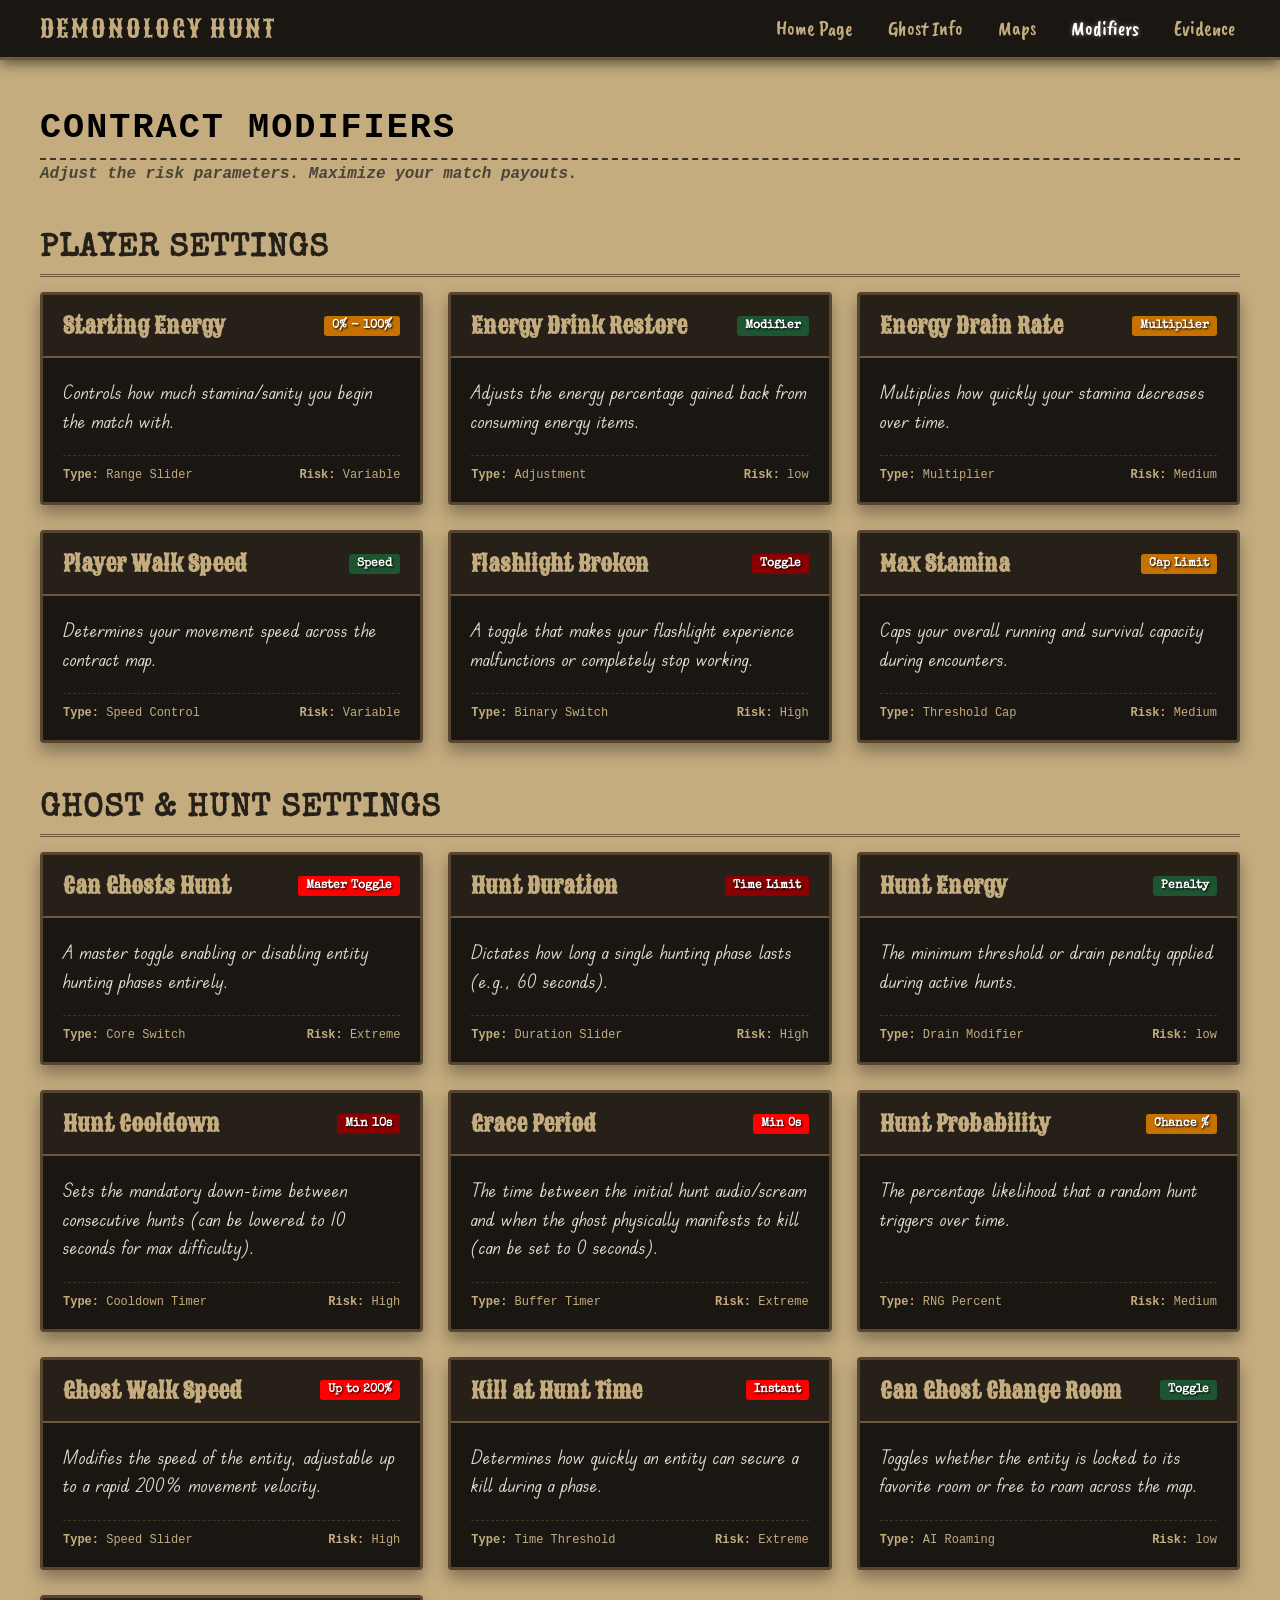
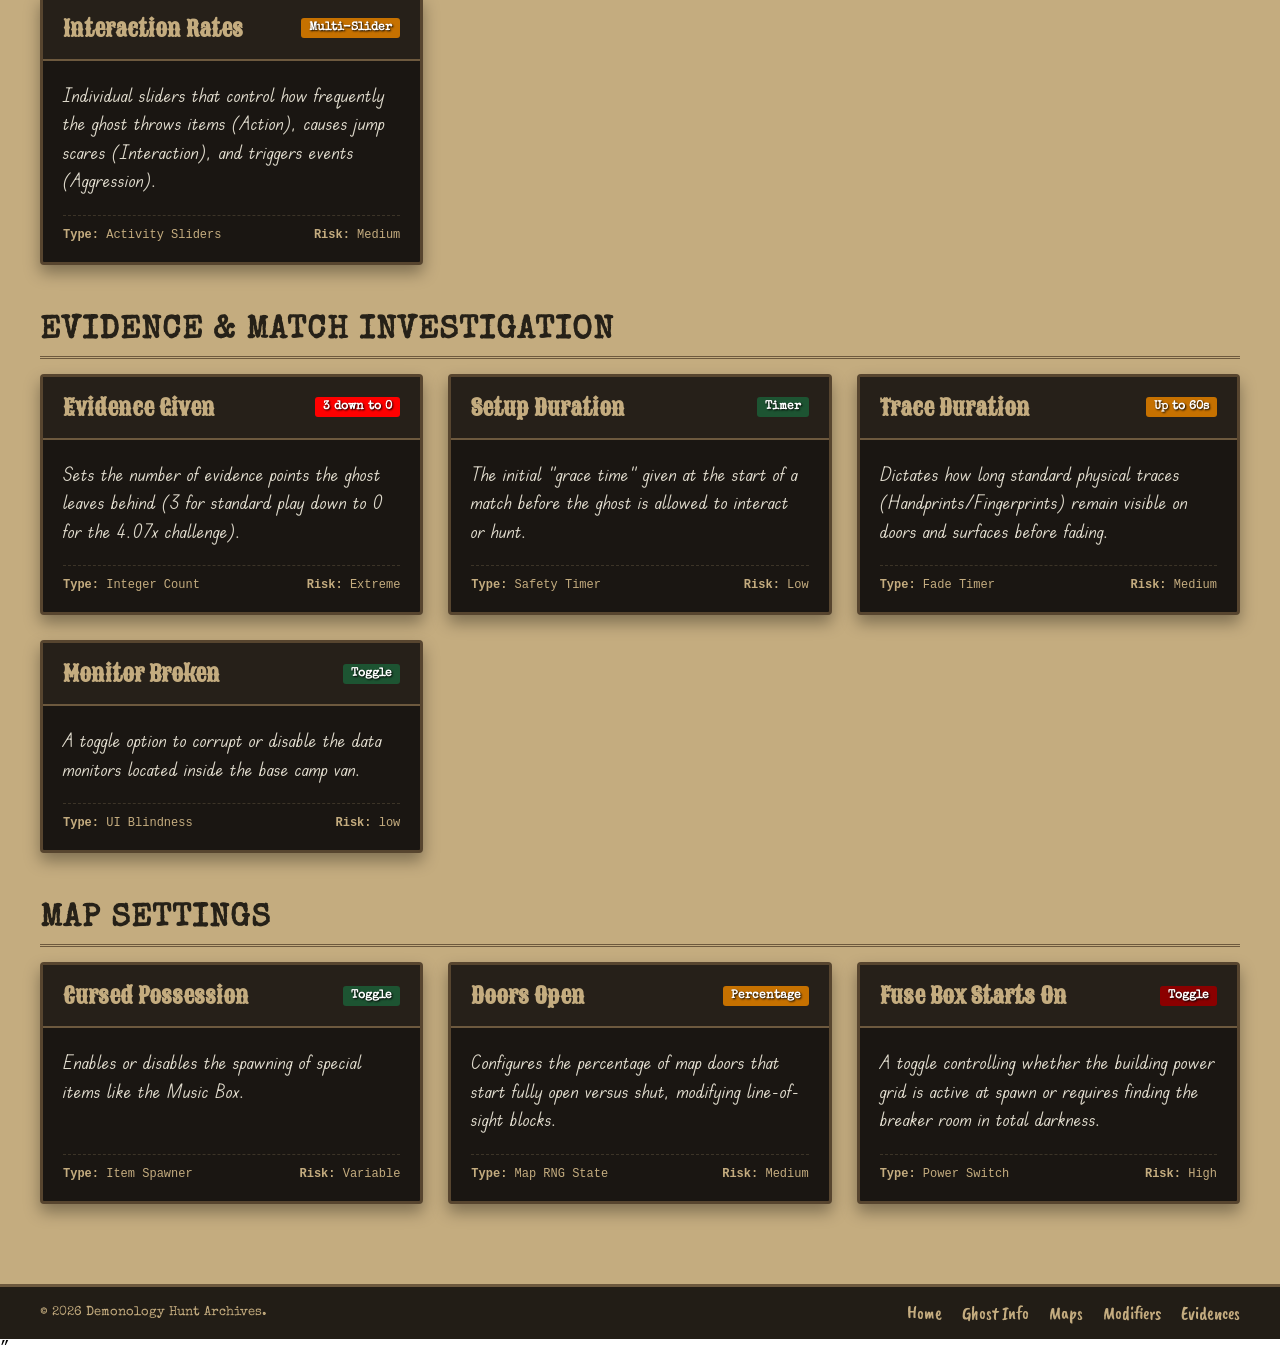
<file: Modifiers.html>
<!DOCTYPE html>
<mo>
<head>
    <meta charset="UTF-8">
    <meta name="viewport" content="width=device-width, initial-scale=1.0">
    <title>Demonology - Modifiers Rundown</title>
    <link href="main.css" rel="stylesheet">
</head>
<q>


<nav class="menu-bar">
    <div class="nav-logo">DEMONOLOGY HUNT</div>
    <ul class="nav-links">
        <li><a href="index.html"> Home Page</a></li>
        <li><a href="ghost.info.html"> Ghost Info</a></li>
        <li><a href="maps.html"> Maps</a></li>
        <li><a href="modifiers.html" class="active"> Modifiers</a></li>
        <li><a href="evidences.html"> Evidence</a></li>
    </ul>
</nav>


<div class="rowest">
 
  <div class="left" style="background-color:rgb(196, 172, 127);">
    <h1>Contract Modifiers</h1>
    <h2>Adjust the risk parameters. Maximize your match payouts.</h2>
   
    <h3 class="tier-heading"> Player Settings</h3>
    <div class="modifiers-grid">
       
        <div class="modifier-card">
            <div class="mod-header-strip">
                <h3>Starting Energy</h3>
                <span class="mult-badge bonus-mid">0% - 100%</span>
            </div>
            <div class="mod-details-box">
                <p>Controls how much stamina/sanity you begin the match with.</p>
                <div class="mod-footer-spec">
                    <span><strong>Type:</strong> Range Slider</span>
                    <span><strong>Risk:</strong> Variable</span>
                </div>
            </div>
        </div>


        <div class="modifier-card">
            <div class="mod-header-strip">
                <h3>Energy Drink Restore</h3>
                <span class="mult-badge bonus-low">Modifier</span>
            </div>
            <div class="mod-details-box">
                <p>Adjusts the energy percentage gained back from consuming energy items.</p>
                <div class="mod-footer-spec">
                    <span><strong>Type:</strong> Adjustment</span>
                    <span><strong>Risk:</strong> low</span>
                </div>
            </div>
        </div>


        <div class="modifier-card">
            <div class="mod-header-strip">
                <h3>Energy Drain Rate</h3>
                <span class="mult-badge bonus-mid">Multiplier</span>
            </div>
            <div class="mod-details-box">
                <p>Multiplies how quickly your stamina decreases over time.</p>
                <div class="mod-footer-spec">
                    <span><strong>Type:</strong> Multiplier</span>
                    <span><strong>Risk:</strong> Medium</span>
                </div>
            </div>
        </div>


        <div class="modifier-card">
            <div class="mod-header-strip">
                <h3>Player Walk Speed</h3>
                <span class="mult-badge bonus-low">Speed</span>
            </div>
            <div class="mod-details-box">
                <p>Determines your movement speed across the contract map.</p>
                <div class="mod-footer-spec">
                    <span><strong>Type:</strong> Speed Control</span>
                    <span><strong>Risk:</strong> Variable</span>
                </div>
            </div>
        </div>


        <div class="modifier-card">
            <div class="mod-header-strip">
                <h3>Flashlight Broken</h3>
                <span class="mult-badge bonus-high">Toggle</span>
            </div>
            <div class="mod-details-box">
                <p>A toggle that makes your flashlight experience malfunctions or completely stop working.</p>
                <div class="mod-footer-spec">
                    <span><strong>Type:</strong> Binary Switch</span>
                    <span><strong>Risk:</strong> High</span>
                </div>
            </div>
        </div>


        <div class="modifier-card">
            <div class="mod-header-strip">
                <h3>Max Stamina</h3>
                <span class="mult-badge bonus-mid">Cap Limit</span>
            </div>
            <div class="mod-details-box">
                <p>Caps your overall running and survival capacity during encounters.</p>
                <div class="mod-footer-spec">
                    <span><strong>Type:</strong> Threshold Cap</span>
                    <span><strong>Risk:</strong> Medium</span>
                </div>
            </div>
        </div>


    </div>

    <h3 class="tier-heading">Ghost & Hunt Settings</h3>
    <div class="modifiers-grid">


        <div class="modifier-card">
            <div class="mod-header-strip">
                <h3>Can Ghosts Hunt</h3>
                <span class="mult-badge bonus-max">Master Toggle</span>
            </div>
            <div class="mod-details-box">
                <p>A master toggle enabling or disabling entity hunting phases entirely.</p>
                <div class="mod-footer-spec">
                    <span><strong>Type:</strong> Core Switch</span>
                    <span><strong>Risk:</strong> Extreme</span>
                </div>
            </div>
        </div>


        <div class="modifier-card">
            <div class="mod-header-strip">
                <h3>Hunt Duration</h3>
                <span class="mult-badge bonus-high">Time Limit</span>
            </div>
            <div class="mod-details-box">
                <p>Dictates how long a single hunting phase lasts (e.g., 60 seconds).</p>
                <div class="mod-footer-spec">
                    <span><strong>Type:</strong> Duration Slider</span>
                    <span><strong>Risk:</strong> High</span>
                </div>
            </div>
        </div>


        <div class="modifier-card">
            <div class="mod-header-strip">
                <h3>Hunt Energy</h3>
                <span class="mult-badge bonus-low">Penalty</span>
            </div>
            <div class="mod-details-box">
                <p>The minimum threshold or drain penalty applied during active hunts.</p>
                <div class="mod-footer-spec">
                    <span><strong>Type:</strong> Drain Modifier</span>
                    <span><strong>Risk:</strong> low</span>
                </div>
            </div>
        </div>


        <div class="modifier-card">
            <div class="mod-header-strip">
                <h3>Hunt Cooldown</h3>
                <span class="mult-badge bonus-high">Min 10s</span>
            </div>
            <div class="mod-details-box">
                <p>Sets the mandatory down-time between consecutive hunts (can be lowered to 10 seconds for max difficulty).</p>
                <div class="mod-footer-spec">
                    <span><strong>Type:</strong> Cooldown Timer</span>
                    <span><strong>Risk:</strong> High</span>
                </div>
            </div>
        </div>


        <div class="modifier-card">
            <div class="mod-header-strip">
                <h3>Grace Period</h3>
                <span class="mult-badge bonus-max">Min 0s</span>
            </div>
            <div class="mod-details-box">
                <p>The time between the initial hunt audio/scream and when the ghost physically manifests to kill (can be set to 0 seconds).</p>
                <div class="mod-footer-spec">
                    <span><strong>Type:</strong> Buffer Timer</span>
                    <span><strong>Risk:</strong> Extreme</span>
                </div>
            </div>
        </div>


        <div class="modifier-card">
            <div class="mod-header-strip">
                <h3>Hunt Probability</h3>
                <span class="mult-badge bonus-mid">Chance %</span>
            </div>
            <div class="mod-details-box">
                <p>The percentage likelihood that a random hunt triggers over time.</p>
                <div class="mod-footer-spec">
                    <span><strong>Type:</strong> RNG Percent</span>
                    <span><strong>Risk:</strong> Medium</span>
                </div>
            </div>
        </div>


        <div class="modifier-card">
            <div class="mod-header-strip">
                <h3>Ghost Walk Speed</h3>
                <span class="mult-badge bonus-max">Up to 200%</span>
            </div>
            <div class="mod-details-box">
                <p>Modifies the speed of the entity, adjustable up to a rapid 200% movement velocity.</p>
                <div class="mod-footer-spec">
                    <span><strong>Type:</strong> Speed Slider</span>
                    <span><strong>Risk:</strong> High</span>
                </div>
            </div>
        </div>


        <div class="modifier-card">
            <div class="mod-header-strip">
                <h3>Kill at Hunt Time</h3>
                <span class="mult-badge bonus-max">Instant</span>
            </div>
            <div class="mod-details-box">
                <p>Determines how quickly an entity can secure a kill during a phase.</p>
                <div class="mod-footer-spec">
                    <span><strong>Type:</strong> Time Threshold</span>
                    <span><strong>Risk:</strong> Extreme</span>
                </div>
            </div>
        </div>


        <div class="modifier-card">
            <div class="mod-header-strip">
                <h3>Can Ghost Change Room</h3>
                <span class="mult-badge bonus-low">Toggle</span>
            </div>
            <div class="mod-details-box">
                <p>Toggles whether the entity is locked to its favorite room or free to roam across the map.</p>
                <div class="mod-footer-spec">
                    <span><strong>Type:</strong> AI Roaming</span>
                    <span><strong>Risk:</strong> low</span>
                </div>
            </div>
        </div>


        <div class="modifier-card">
            <div class="mod-header-strip">
                <h3>Interaction Rates</h3>
                <span class="mult-badge bonus-mid">Multi-Slider</span>
            </div>
            <div class="mod-details-box">
                <p>Individual sliders that control how frequently the ghost throws items (Action), causes jump scares (Interaction), and triggers events (Aggression).</p>
                <div class="mod-footer-spec">
                    <span><strong>Type:</strong> Activity Sliders</span>
                    <span><strong>Risk:</strong> Medium</span>
                </div>
            </div>
        </div>


  </div>


    <h3 class="tier-heading"> Evidence & Match Investigation</h3>
    <div class="modifiers-grid">


        <div class="modifier-card">
            <div class="mod-header-strip">
                <h3>Evidence Given</h3>
                <span class="mult-badge bonus-max">3 down to 0</span>
            </div>
            <div class="mod-details-box">
                <p>Sets the number of evidence points the ghost leaves behind (3 for standard play down to 0 for the 4.07x challenge).</p>
                <div class="mod-footer-spec">
                    <span><strong>Type:</strong> Integer Count</span>
                    <span><strong>Risk:</strong> Extreme</span>
                </div>
            </div>
        </div>


        <div class="modifier-card">
            <div class="mod-header-strip">
                <h3>Setup Duration</h3>
                <span class="mult-badge bonus-low">Timer</span>
            </div>
            <div class="mod-details-box">
                <p>The initial "grace time" given at the start of a match before the ghost is allowed to interact or hunt.</p>
                <div class="mod-footer-spec">
                    <span><strong>Type:</strong> Safety Timer</span>
                    <span><strong>Risk:</strong> Low</span>
                </div>
            </div>
        </div>


        <div class="modifier-card">
            <div class="mod-header-strip">
                <h3>Trace Duration</h3>
                <span class="mult-badge bonus-mid">Up to 60s</span>
            </div>
            <div class="mod-details-box">
                <p>Dictates how long standard physical traces (Handprints/Fingerprints) remain visible on doors and surfaces before fading.</p>
                <div class="mod-footer-spec">
                    <span><strong>Type:</strong> Fade Timer</span>
                    <span><strong>Risk:</strong> Medium</span>
                </div>
            </div>
        </div>


        <div class="modifier-card">
            <div class="mod-header-strip">
                <h3>Monitor Broken</h3>
                <span class="mult-badge bonus-low">Toggle</span>
            </div>
            <div class="mod-details-box">
                <p>A toggle option to corrupt or disable the data monitors located inside the base camp van.</p>
                <div class="mod-footer-spec">
                    <span><strong>Type:</strong> UI Blindness</span>
                    <span><strong>Risk:</strong> low</span>
                </div>
            </div>
        </div>


    </div>


    <h3 class="tier-heading"> Map Settings</h3>
    <div class="modifiers-grid">


        <div class="modifier-card">
            <div class="mod-header-strip">
                <h3>Cursed Possession</h3>
                <span class="mult-badge bonus-low">Toggle</span>
            </div>
            <div class="mod-details-box">
                <p>Enables or disables the spawning of special items like the Music Box.</p>
                <div class="mod-footer-spec">
                    <span><strong>Type:</strong> Item Spawner</span>
                    <span><strong>Risk:</strong> Variable</span>
                </div>
            </div>
        </div>


        <div class="modifier-card">
            <div class="mod-header-strip">
                <h3>Doors Open</h3>
                <span class="mult-badge bonus-mid">Percentage</span>
            </div>
            <div class="mod-details-box">
                <p>Configures the percentage of map doors that start fully open versus shut, modifying line-of-sight blocks.</p>
                <div class="mod-footer-spec">
                    <span><strong>Type:</strong> Map RNG State</span>
                    <span><strong>Risk:</strong> Medium</span>
                </div>
            </div>
        </div>


        <div class="modifier-card">
            <div class="mod-header-strip">
                <h3>Fuse Box Starts On</h3>
                <span class="mult-badge bonus-high">Toggle</span>
            </div>
            <div class="mod-details-box">
                <p>A toggle controlling whether the building power grid is active at spawn or requires finding the breaker room in total darkness.</p>
                <div class="mod-footer-spec">
                    <span><strong>Type:</strong> Power Switch</span>
                    <span><strong>Risk:</strong> High</span>
                </div>
            </div>
        </div>


    </div>

  </div>

     <footer class="mini-footer">
        <p>&copy; 2026 Demonology Hunt Archives.</p>
        <div class="footer-links">
            <a href="index.html">Home</a>
            <a href="ghost.info.html">Ghost Info</a>
            <a href="maps.html">Maps</a>
            <a href="modifiers.html">Modifiers</a>
            <a href="evidences.html">Evidences</a>
        </div>
    </footer>

    </div>
</q>
</mo>
</file>
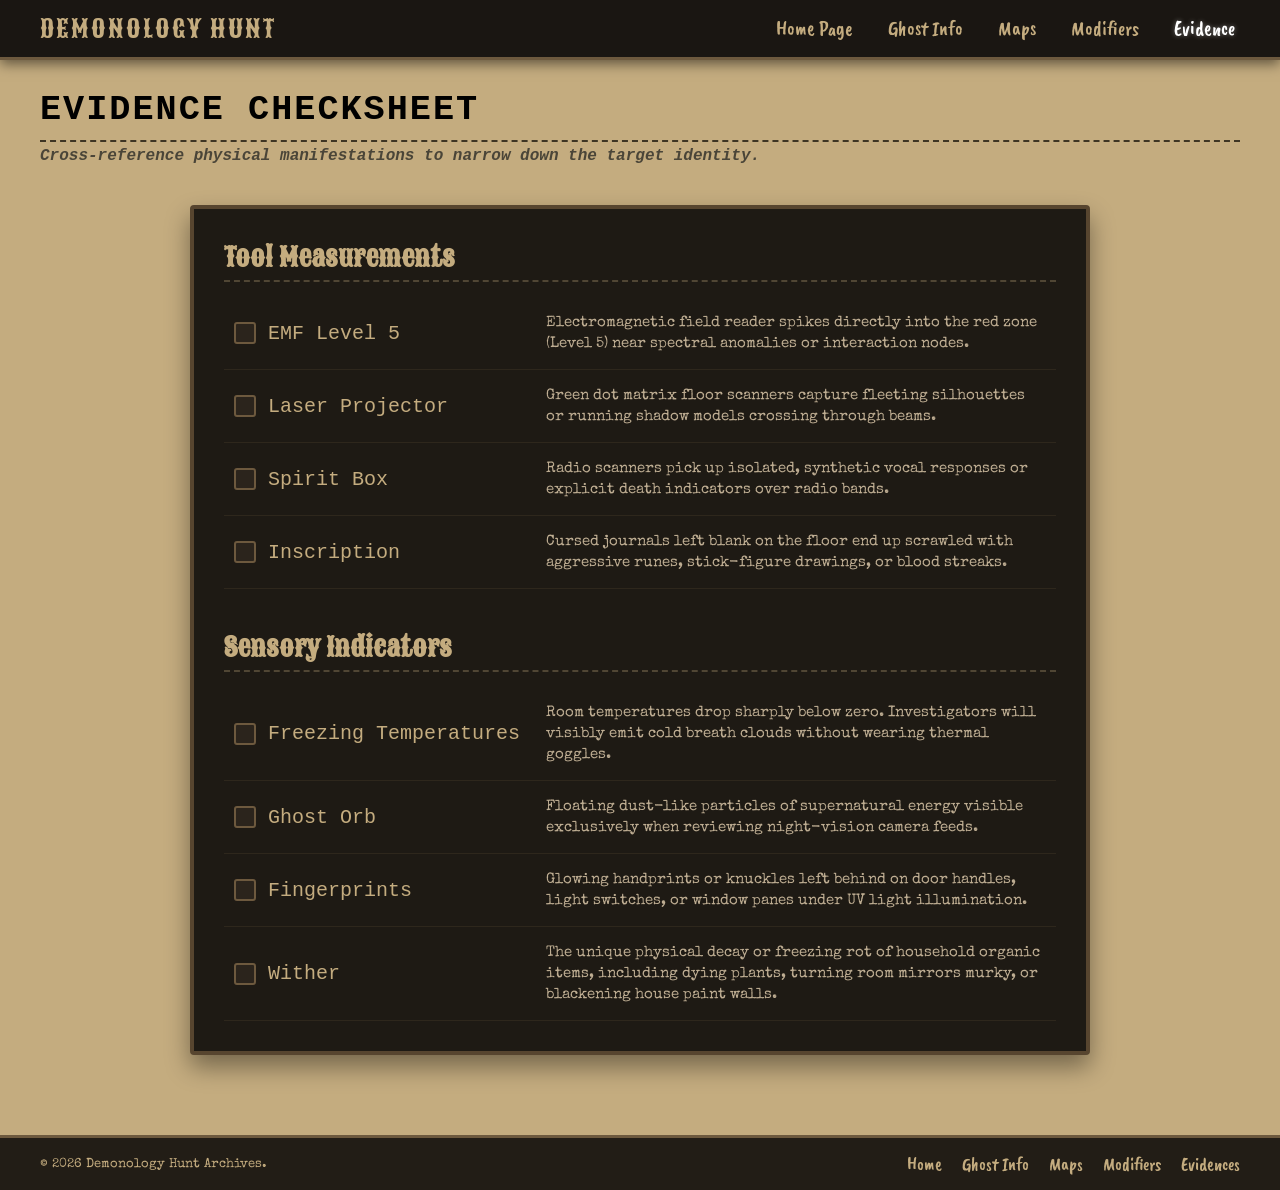
<file: Test/Evidences.html>
<html>
<head>
    <meta charset="UTF-8">
    <meta name="viewport" content="width=device-width, initial-scale=1.0">
    <title>Demonology - Ghost Evidences</title>
    <link href="main.css" rel="stylesheet">
</head>
<body>

<nav class="menu-bar">
    <div class="nav-logo">DEMONOLOGY HUNT</div>
    <ul class="nav-links">
        <li><a href="Index.html"> Home Page</a></li>
        <li><a href="Ghost.Info.html"> Ghost Info</a></li>
        <li><a href="Maps.html"> Maps</a></li>
        <li><a href="Modifiers.html"> Modifiers</a></li>
        <li><a href="Evidences.html" class="active"> Evidence</a></li>
    </ul>
</nav>


<div class="EvidRow">
 
  <div class="left" style="background-color:rgb(196, 172, 127);">
    <h1>Evidence Checksheet</h1>
    <h2>Cross-reference physical manifestations to narrow down the target identity.</h2>
   
    <div class="clipboard-container">
       
        <h3 class="evidence-section-title">Tool Measurements</h3>
        <div class="evidence-list-table">
           
            <div class="evidence-row-item">
                <label class="check-box-wrapper">
                    <input type="checkbox" class="ghost-check">
                    <span class="custom-box"></span>
                    <span class="evidence-name">EMF Level 5</span>
                </label>
                <p class="evidence-brief-desc">Electromagnetic field reader spikes directly into the red zone (Level 5) near spectral anomalies or interaction nodes.</p>
            </div>


            <div class="evidence-row-item">
                <label class="check-box-wrapper">
                    <input type="checkbox" class="ghost-check">
                    <span class="custom-box"></span>
                    <span class="evidence-name">Laser Projector</span>
                </label>
                <p class="evidence-brief-desc">Green dot matrix floor scanners capture fleeting silhouettes or running shadow models crossing through beams.</p>
            </div>


            <div class="evidence-row-item">
                <label class="check-box-wrapper">
                    <input type="checkbox" class="ghost-check">
                    <span class="custom-box"></span>
                    <span class="evidence-name">Spirit Box</span>
                </label>
                <p class="evidence-brief-desc">Radio scanners pick up isolated, synthetic vocal responses or explicit death indicators over radio bands.</p>
            </div>


            <div class="evidence-row-item">
                <label class="check-box-wrapper">
                    <input type="checkbox" class="ghost-check">
                    <span class="custom-box"></span>
                    <span class="evidence-name">Inscription</span>
                </label>
                <p class="evidence-brief-desc">Cursed journals left blank on the floor end up scrawled with aggressive runes, stick-figure drawings, or blood streaks.</p>
            </div>


        </div>


        <h3 class="evidence-section-title" style="margin-top: 40px;">Sensory Indicators</h3>
        <div class="evidence-list-table">
           
            <div class="evidence-row-item">
                <label class="check-box-wrapper">
                    <input type="checkbox" class="ghost-check">
                    <span class="custom-box"></span>
                    <span class="evidence-name">Freezing Temperatures</span>
                </label>
                <p class="evidence-brief-desc">Room temperatures drop sharply below zero. Investigators will visibly emit cold breath clouds without wearing thermal goggles.</p>
            </div>

            <div class="evidence-row-item">
                <label class="check-box-wrapper">
                    <input type="checkbox" class="ghost-check">
                    <span class="custom-box"></span>
                    <span class="evidence-name">Ghost Orb</span>
                </label>
                <p class="evidence-brief-desc">Floating dust-like particles of supernatural energy visible exclusively when reviewing night-vision camera feeds.</p>
            </div>


            <div class="evidence-row-item">
                <label class="check-box-wrapper">
                    <input type="checkbox" class="ghost-check">
                    <span class="custom-box"></span>
                    <span class="evidence-name">Fingerprints</span>
                </label>
                <p class="evidence-brief-desc">Glowing handprints or knuckles left behind on door handles, light switches, or window panes under UV light illumination.</p>
            </div>


            <div class="evidence-row-item">
                <label class="check-box-wrapper">
                    <input type="checkbox" class="ghost-check">
                    <span class="custom-box"></span>
                    <span class="evidence-name">Wither</span>
                </label>
                <p class="evidence-brief-desc">The unique physical decay or freezing rot of household organic items, including dying plants, turning room mirrors murky, or blackening house paint walls.</p>
            </div>
</div>
</div>

  </div>
    </div>

     <footer class="mini-footer">
        <p>&copy; 2026 Demonology Hunt Archives.</p>
        <div class="footer-links">
            <a href="Index.html">Home</a>
            <a href="Ghost.Info.html">Ghost Info</a>
            <a href="Maps.html">Maps</a>
            <a href="Modifiers.html">Modifiers</a>
            <a href="Evidences.html">Evidences</a>
        </div>
    </footer>

</body>
</html>
</file>
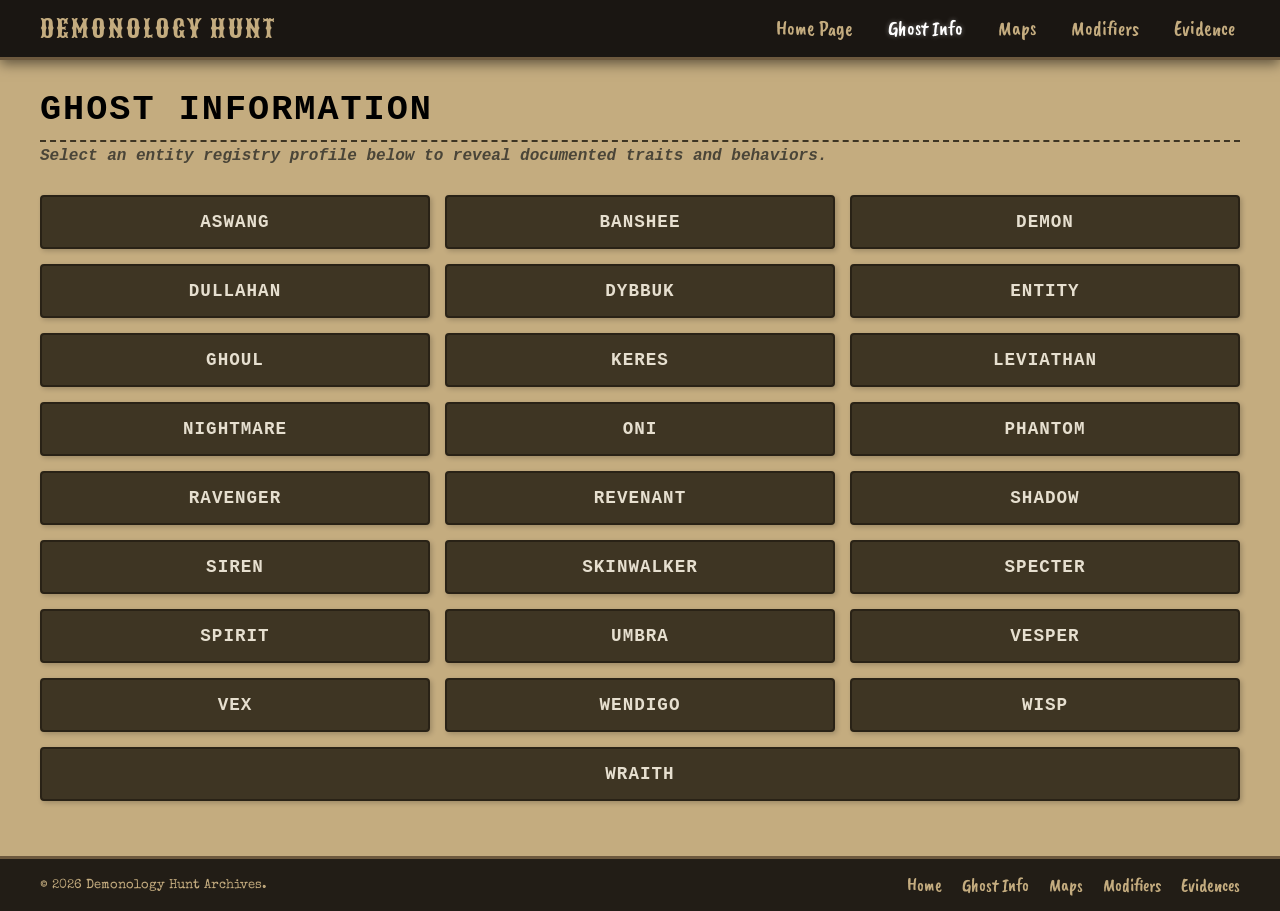
<file: Test/ghost.info.html>
<html>
<head>
    <meta charset="UTF-8">
    <meta name="viewport" content="width=device-width, initial-scale=1">
    <link href="main.css" rel="stylesheet">
</head>
<body>


<nav class="menu-bar">
    <div class="nav-logo">DEMONOLOGY HUNT</div>
    <ul class="nav-links">
        <li><a href="Index.html"> Home Page</a></li>
        <li><a href="Ghost.Info.html" class="active"> Ghost Info</a></li>
        <li><a href="Maps.html"> Maps</a></li>
        <li><a href="Modifiers.html"> Modifiers</a></li>
        <li><a href="Evidences.html"> Evidence</a></li>
    </ul>
</nav>




<div class="bonk">
 
  <div class="left" style="background-color:rgb(196, 172, 127);">




    <div class="header-section">
      <h1>Ghost Information</h1>
      <h2>Select an entity registry profile below to reveal documented traits and behaviors.</h2>
    </div>




    <div class="ghost-grid-row">
      <div class="ghost-card-btn" onclick="openTab('b1');">Aswang</div>
      <div class="ghost-card-btn" onclick="openTab('b2');">Banshee</div>
      <div class="ghost-card-btn" onclick="openTab('b3');">Demon</div>
    </div>




    <div id="b1" class="containerTab">
      <span onclick="this.parentElement.style.display='none'" class="closebtn">&times;</span>
      <h3>Aswang</h3>
      <p class="ghost-lore">Aswangs have historically only been reported in the Philippines and surrounding areas but have been recently been increasingly common on a global scale. They are vampiric creatures empowered by death with seemingly no desire outside of attacking people.</p>
      <p class="ghost-trait"><strong>Behavioral Modifier:</strong> Aswang's speed increases every time they kill. Walking through salt slows them.</p>
    </div>




    <div id="b2" class="containerTab">
      <span onclick="this.parentElement.style.display='none'" class="closebtn">&times;</span>
      <h3>Banshee</h3>
      <p class="ghost-lore">Banshees are characterized as harbingers of death and demise. They most commonly manifest as wailing and mournful spirits, occupying spaces where misfortune is bound to occur. Be less cautious of them, and more cautious of what they may be warning you of.</p>
      <p class="ghost-trait"><strong>Behavioral Modifier:</strong> Banshees are more likely to break glass. They might use a distinct wail when hunting.</p>
    </div>




    <div id="b3" class="containerTab">
      <span onclick="this.parentElement.style.display='none'" class="closebtn">&times;</span>
      <h3>Demon</h3>
      <p class="ghost-lore">Use extreme caution when interacting with a demon! They are extremely hostile and dangerous!</p>
      <p class="ghost-trait"><strong>Behavioral Modifier:</strong> Demons hunt frequently; crosses are more effective on them.</p>
    </div>




    <div class="ghost-grid-row">
      <div class="ghost-card-btn" onclick="openTab('b4');">Dullahan</div>
      <div class="ghost-card-btn" onclick="openTab('b5');">Dybbuk</div>
      <div class="ghost-card-btn" onclick="openTab('b6');">Entity</div>
    </div>




    <div id="b4" class="containerTab">
      <span onclick="this.parentElement.style.display='none'" class="closebtn">&times;</span>
      <h3>Dullahan</h3>
      <p class="ghost-lore">Dullahans, more commonly known as the Headless Horseman, are legendary characters of folklore. Often traveling long distances on their horses, they can be very dangerous when they decide to stick around.</p>
      <p class="ghost-trait"><strong>Behavioral Modifier:</strong> Dullahans appear headless in photos. They move faster the longer they see their target.</p>
    </div>




    <div id="b5" class="containerTab">
      <span onclick="this.parentElement.style.display='none'" class="closebtn">&times;</span>
      <h3>Dybbuk</h3>
      <p class="ghost-lore">Dybbuks are malicious ghosts that have a strong bond with possession and pursue a specific goal or ideal before parting from the mortal plane. They have the unique ability of interacting with corpses.</p>
      <p class="ghost-trait"><strong>Behavioral Modifier:</strong> Dybbuks can throw corpses. They are stunned when a Music Box is first played.</p>
    </div>




    <div id="b6" class="containerTab">
      <span onclick="this.parentElement.style.display='none'" class="closebtn">&times;</span>
      <h3>Entity</h3>
      <p class="ghost-lore">The entity is a powerful force that transcends typical hauntings. While its control over the environment is limited, it has been observed to teleport, granting it heavy influence.</p>
      <p class="ghost-trait"><strong>Behavioral Modifier:</strong> The entity can teleport from one location to another. It is unlikely to throw objects.</p>
    </div>




    <div class="ghost-grid-row">
      <div class="ghost-card-btn" onclick="openTab('b7');">Ghoul</div>
      <div class="ghost-card-btn" onclick="openTab('b8');">Keres</div>
      <div class="ghost-card-btn" onclick="openTab('b9');">Leviathan</div>
    </div>




    <div id="b7" class="containerTab">
      <span onclick="this.parentElement.style.display='none'" class="closebtn">&times;</span>
      <h3>Ghoul</h3>
      <p class="ghost-lore">Ghouls are regarded as troublemaking ghosts, more focused on "playing" than harming. They often engage in behavior to frighten people in their vicinity, but are quick to anger. Exercise caution when in the presence of a Ghoul.</p>
      <p class="ghost-trait"><strong>Behavioral Modifier:</strong> Ghouls may become enraged if they hear talking. They can't disable electronics.</p>
    </div>




    <div id="b8" class="containerTab">
      <span onclick="this.parentElement.style.display='none'" class="closebtn">&times;</span>
      <h3>Keres</h3>
      <p class="ghost-lore">Keres are best described as angels of death. They wander aiming to feed on the souls of the deceased. They prey on the weakest targets that they are able to sense. It is best to remain mindful of your energy levels and keep them high when dealing with a Keres to avoid being targeted.</p>
      <p class="ghost-trait"><strong>Behavioral Modifier:</strong> Keres' speed decreases with each kill. They target hunters with the lowest energy.</p>
    </div>




    <div id="b9" class="containerTab">
      <span onclick="this.parentElement.style.display='none'" class="closebtn">&times;</span>
      <h3>Leviathan</h3>
      <p class="ghost-lore">Leviathans are physical manifestations of chaos and destruction, and are as dangerous and unpredictable as you'd expect. They have a particular affinity for throwing objects.</p>
      <p class="ghost-trait"><strong>Behavioral Modifier:</strong> Leviathans can throw multiple objects, and can disable lights passively.</p>
    </div>




    <div class="ghost-grid-row">
      <div class="ghost-card-btn" onclick="openTab('b10');">Nightmare</div>
      <div class="ghost-card-btn" onclick="openTab('b11');">Oni</div>
      <div class="ghost-card-btn" onclick="openTab('b12');">Phantom</div>
    </div>




    <div id="b10" class="containerTab">
      <span onclick="this.parentElement.style.display='none'" class="closebtn">&times;</span>
      <h3>Nightmare</h3>
      <p class="ghost-lore">Nightmares, as the name suggests, commonly manifest themselves as bad dreams and are usually harmless. However, particularly powerful nightmares can manifest themselves in the physical world, exhibiting much of the same behavior expected from an average ghost.</p>
      <p class="ghost-trait"><strong>Behavioral Modifier:</strong> Nightmares can cause hallucinations. They hunt more often in the dark.</p>
    </div>




    <div id="b11" class="containerTab">
      <span onclick="this.parentElement.style.display='none'" class="closebtn">&times;</span>
      <h3>Oni</h3>
      <p class="ghost-lore">Onis are a class of ghost believed to originate in Japan, but sightings have been reported all across the globe. They are known for manifesting often and having a terrifying physical appearance.</p>
      <p class="ghost-trait"><strong>Behavioral Modifier:</strong> Onis sprint during hunts. They manifest more commonly than other ghosts.</p>
    </div>




    <div id="b12" class="containerTab">
      <span onclick="this.parentElement.style.display='none'" class="closebtn">&times;</span>
      <h3>Phantom</h3>
      <p class="ghost-lore">Phantoms are ethereal apparitions that manifest less frequently than similar ghosts. They are misattributed as "shy" and "timid", but can certainly be aggressive. They are commonly associated with deep emotional attachments to specific locations.</p>
      <p class="ghost-trait"><strong>Behavioral Modifier:</strong> Phantoms reduce sanity much quicker when looked at. Taking a photo of them will make them temporarily disappear.</p>
    </div>




    <div class="ghost-grid-row">
      <div class="ghost-card-btn" onclick="openTab('b13');">Ravenger</div>
      <div class="ghost-card-btn" onclick="openTab('b14');">Revenant</div>
      <div class="ghost-card-btn" onclick="openTab('b15');">shadow</div>
    </div>




    <div id="b13" class="containerTab">
      <span onclick="this.parentElement.style.display='none'" class="closebtn">&times;</span>
      <h3>Ravenger</h3>
      <p class="ghost-lore">Ravengers are stalker-class entities that slowly map out player pathfinding lines. They build aggression when left alone in corridors.</p>
      <p class="ghost-trait"><strong>Behavioral Modifier:</strong> Gains tracking precision over time. Hiding completely resets its hunt speed acceleration.</p>
    </div>




    <div id="b14" class="containerTab">
      <span onclick="this.parentElement.style.display='none'" class="closebtn">&times;</span>
      <h3>Revenant</h3>
      <p class="ghost-lore">A violent, ancient spirit that hunts indiscriminately. It travels at terrifying speeds when it gains a line-of-sight visual on target items or players.</p>
      <p class="ghost-trait"><strong>Behavioral Modifier:</strong> Highly accelerated speed when targeting open players. Travels incredibly slowly when players are hidden.</p>
    </div>




<div id="b15" class="containerTab">
  <span onclick="this.parentElement.style.display='none'" class="closebtn">&times;</span>
  <h3>Shadow</h3>
      <p class="ghost-lore">shadows are barely perceptible apparitions that rarely interact with their environment, preferring to reside calmly in the dark. They are shy and tend to avoid people. though are known to be defensive of their favorite room.</p>
      <p class="ghost-trait"><strong>Behavioral Modifier:</strong>Shadows do not alter the temperature much. They are less active in well-lit rooms.</p>
</div>




    <div class="ghost-grid-row">
      <div class="ghost-card-btn" onclick="openTab('b16');">Siren</div>
      <div class="ghost-card-btn" onclick="openTab('b17');">Skinwalker</div>
      <div class="ghost-card-btn" onclick="openTab('b18');">Specter</div>
</div>




    <div id="b16" class="containerTab">
      <span onclick="this.parentElement.style.display='none'" class="closebtn">&times;</span>
  <h3>Siren</h3>
      <p class="ghost-lore">Siren's are  most known for their distinct singing voice which they commonly use to lure sailors to their demise, though they have also been seen roaming far away from the ocean. Keep an ear out for their distinct singing voice that you can hear through the spirit box.</p>
      <p class="ghost-trait"><strong>Behavioral Modifier:</strong>>Sirens slow people they see while hunting. They always respond in a female voice.</p>
</div>






    <div id="b17" class="containerTab">
      <span onclick="this.parentElement.style.display='none'" class="closebtn">&times;</span>
  <h3>Skinwalker</h3>
      <p class="ghost-lore">Skinwalkers are elusive ghosts with the unique ability to mimic the abilities of other ghost types. They are more frequent roamers. spending more time outside of their favorite room. Identifying Skinwalkers requires extreme precision.</p>
      <p class="ghost-trait"><strong>Behavioral Modifier:</strong>Skinwalkers can fake ghost orb evidence. They can mimic other ghosts' abilities.</p>
</div>






    <div id="b18" class="containerTab">
      <span onclick="this.parentElement.style.display='none'" class="closebtn">&times;</span>
  <h2>Specter</h2>
      <p class="ghost-lore">Specters, are strongly bound to their favorite room. When in the same room as one, many say they feel an ominous sense of unease. Specters are known for their profound control over the environment.</p>
      <p class="ghost-trait"><strong>Behavioral Modifier:</strong>Specters are more likely to throw items. They do not roam except while hunting.</p>
</div>






    <div class="ghost-grid-row">
      <div class="ghost-card-btn" onclick="openTab('b19');">Spirit</div>
      <div class="ghost-card-btn" onclick="openTab('b20');">Umbra</div>
      <div class="ghost-card-btn" onclick="openTab('b21');">Vesper</div>
</div>
    <div id="b19" class="containerTab">
      <span onclick="this.parentElement.style.display='none'" class="closebtn">&times;</span>
  <h2>Spirit</h2>
      <p class="ghost-lore">Spirits are a manifestation of the souls of the deceased. They are able to project in the physical world and have been observed to manipulate electronic frequencies. They are often eager to communicate with the living and are generally considered harmless.</p>
      <p class="ghost-trait"><strong>Behavioral Modifier:</strong>Spirits have no documented strengths. They can alter the flame color of candles.</p>
</div>




    <div id="b20" class="containerTab">
      <span onclick="this.parentElement.style.display='none'" class="closebtn">&times;</span>
  <h2>Umbra</h2>
      <p class="ghost-lore">The namesake of the Umbra Board, Umbras are elusive, shadowy apparitions born from fear. Instead of planting their feet, they tip toe, making no sound as they walk. Their presence is often said to be deeply unsettling.</p>
      <p class="ghost-trait"><strong>Behavioral Modifier:</strong>Umbras do not make footstep sounds. They move slower in lit rooms.</p>
</div>


    <div id="b21" class="containerTab">
      <span onclick="this.parentElement.style.display='none'" class="closebtn">&times;</span>
  <h2>Vesper</h2>
      <p class="ghost-lore">Vespers are the malinant lingering souls of creatures living in complete darkness. they've evolved to rely solely on their auditory senses, a sort of echolocation, making them adept hunters despite lacking ocular vision of any kind.</p>
      <p class="ghost-trait"><strong>Behavioral Modifier:</strong>Vespers rely solely on sound to hunt. They can track through walls.</p>
</div>




    <div class="ghost-grid-row">
      <div class="ghost-card-btn" onclick="openTab('b22');">Vex</div>
      <div class="ghost-card-btn" onclick="openTab('b23');">Wendigo</div>
      <div class="ghost-card-btn" onclick="openTab('b24');">Wisp</div>
</div>




    <div id="b22" class="containerTab">
      <span onclick="this.parentElement.style.display='none'" class="closebtn">&times;</span>
  <h2>Vex</h2>
      <p class="ghost-lore">A vex. while not a ghost in the traditional sense, is a presence that acts as the physical embodiment of anger and displeasure. They do not occupy the physical space in the same way we'd expect from other ghosts.</p>
      <p class="ghost-trait"><strong>Behavioral Modifier:</strong>Vex's are invisible on LIDAR Scans. They can walk through walls.</p>
</div>


    <div id="b23" class="containerTab">
      <span onclick="this.parentElement.style.display='none'" class="closebtn">&times;</span>
  <h2>Wendigo</h2>
      <p class="ghost-lore">Wendigos are horribly malformed creatures, less ghost and more monster caricature. Wendigos are incredibly afraid of fire, making candles and lanterns good tools for fending them off - still, it is best to be cautious.</p>
      <p class="ghost-trait"><strong>Behavioral Modifier:</strong>Wendigos won't start a hunt near a lit flame. They move faster as average energy lowers.</p>
</div>


    <div id="b24" class="containerTab">
      <span onclick="this.parentElement.style.display='none'" class="closebtn">&times;</span>
  <h2>The wisp</h2>
      <p class="ghost-lore">A will-o-the-wisp, commonly known as The Wisp or just "Wisp" is a spirit that typically haunts swamps, but have recently been observed invading homes and other buildings. They have a particular affinity for fire. </p>
      <p class="ghost-trait"><strong>Behavioral Modifier:</strong>Wisps can light candles. They can only start a hunt in their favorite room.</p>
</div>










    <div class="ghost-grid-row">
      <div class="ghost-card-btn" onclick="openTab('b25');">wraith</div>
  </div>


    <div id="b25" class="containerTab">
      <span onclick="this.parentElement.style.display='none'" class="closebtn">&times;</span>
  <h2>Wraith</h2>
      <p class="ghost-lore">Wraiths are malevolent shadowy apparitions, noted for their profound aggression. They are known to inflict an impending sense of doom on people around them. Be wary when interacting with a wraith in any capacity.</p>
      <p class="ghost-trait"><strong>Behavioral Modifier:</strong>Wraiths quickly deplete energy from hunters. They refuse to disturb lines of salt.</p>
</div>




<script>
function openTab(tabId) {
  var tabs = document.getElementsByClassName("containerTab");
  for (var i = 0; i < tabs.length; i++) {
    tabs[i].style.display = "none";
  }
  document.getElementById(tabId).style.display = "block";
}
</script>




</div>


    <footer class="mini-footer">
        <p>&copy; 2026 Demonology Hunt Archives.</p>
        <div class="footer-links">
            <a href="Index.html">Home</a>
            <a href="Ghost.Info.html">Ghost Info</a>
            <a href="Maps.html">Maps</a>
            <a href="Modifiers.html">Modifiers</a>
            <a href="Evidences.html">Evidences</a>
        </div>
    </footer>


  </div>
</body>
</html>
</file>
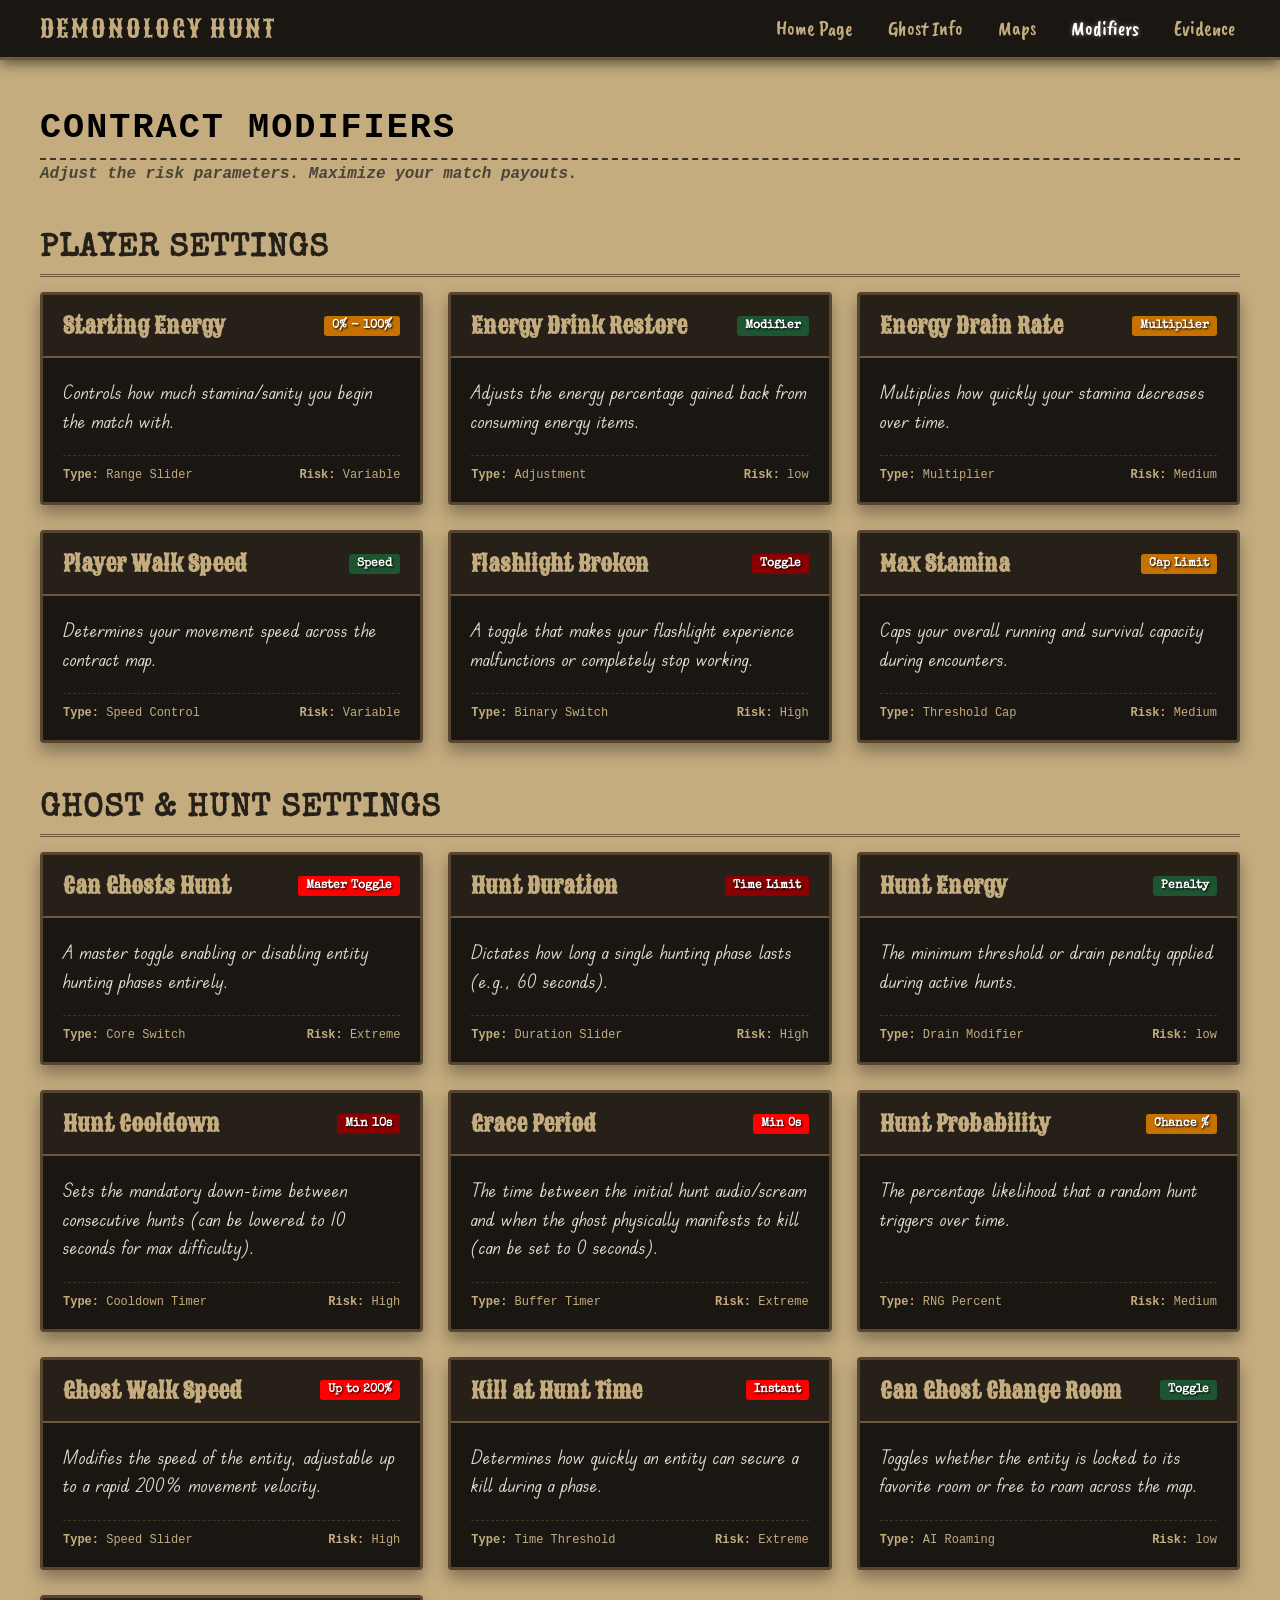
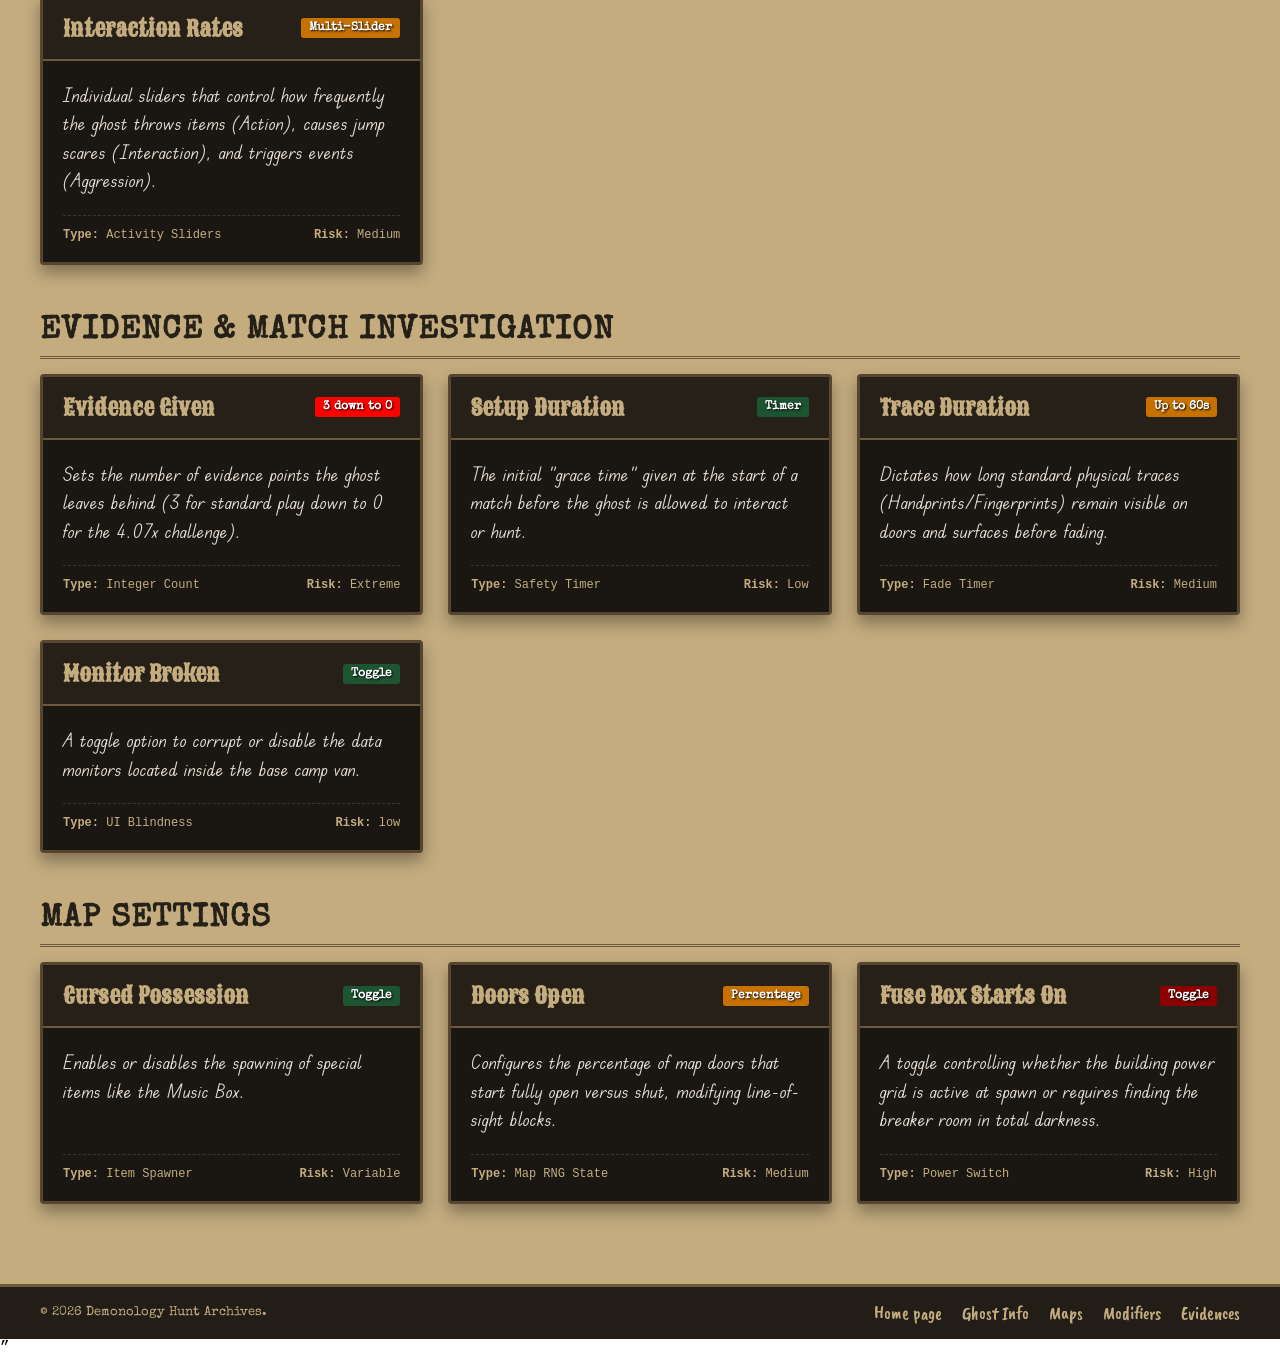
<file: Test/Modifiers.html>
<!DOCTYPE html>
<mo>
<head>
    <meta charset="UTF-8">
    <meta name="viewport" content="width=device-width, initial-scale=1.0">
    <title>Demonology - Modifiers Rundown</title>
    <link href="main.css" rel="stylesheet">
</head>
<q>


<nav class="menu-bar">
    <div class="nav-logo">DEMONOLOGY HUNT</div>
    <ul class="nav-links">
        <li><a href="Index.html"> Home Page</a></li>
        <li><a href="Ghost.Info.html"> Ghost Info</a></li>
        <li><a href="Maps.html"> Maps</a></li>
        <li><a href="Modifiers.html" class="active"> Modifiers</a></li>
        <li><a href="Evidences.html"> Evidence</a></li>
    </ul>
</nav>


<div class="rowest">
 
  <div class="left" style="background-color:rgb(196, 172, 127);">
    <h1>Contract Modifiers</h1>
    <h2>Adjust the risk parameters. Maximize your match payouts.</h2>
   
    <h3 class="tier-heading"> Player Settings</h3>
    <div class="modifiers-grid">
       
        <div class="modifier-card">
            <div class="mod-header-strip">
                <h3>Starting Energy</h3>
                <span class="mult-badge bonus-mid">0% - 100%</span>
            </div>
            <div class="mod-details-box">
                <p>Controls how much stamina/sanity you begin the match with.</p>
                <div class="mod-footer-spec">
                    <span><strong>Type:</strong> Range Slider</span>
                    <span><strong>Risk:</strong> Variable</span>
                </div>
            </div>
        </div>


        <div class="modifier-card">
            <div class="mod-header-strip">
                <h3>Energy Drink Restore</h3>
                <span class="mult-badge bonus-low">Modifier</span>
            </div>
            <div class="mod-details-box">
                <p>Adjusts the energy percentage gained back from consuming energy items.</p>
                <div class="mod-footer-spec">
                    <span><strong>Type:</strong> Adjustment</span>
                    <span><strong>Risk:</strong> low</span>
                </div>
            </div>
        </div>


        <div class="modifier-card">
            <div class="mod-header-strip">
                <h3>Energy Drain Rate</h3>
                <span class="mult-badge bonus-mid">Multiplier</span>
            </div>
            <div class="mod-details-box">
                <p>Multiplies how quickly your stamina decreases over time.</p>
                <div class="mod-footer-spec">
                    <span><strong>Type:</strong> Multiplier</span>
                    <span><strong>Risk:</strong> Medium</span>
                </div>
            </div>
        </div>


        <div class="modifier-card">
            <div class="mod-header-strip">
                <h3>Player Walk Speed</h3>
                <span class="mult-badge bonus-low">Speed</span>
            </div>
            <div class="mod-details-box">
                <p>Determines your movement speed across the contract map.</p>
                <div class="mod-footer-spec">
                    <span><strong>Type:</strong> Speed Control</span>
                    <span><strong>Risk:</strong> Variable</span>
                </div>
            </div>
        </div>


        <div class="modifier-card">
            <div class="mod-header-strip">
                <h3>Flashlight Broken</h3>
                <span class="mult-badge bonus-high">Toggle</span>
            </div>
            <div class="mod-details-box">
                <p>A toggle that makes your flashlight experience malfunctions or completely stop working.</p>
                <div class="mod-footer-spec">
                    <span><strong>Type:</strong> Binary Switch</span>
                    <span><strong>Risk:</strong> High</span>
                </div>
            </div>
        </div>


        <div class="modifier-card">
            <div class="mod-header-strip">
                <h3>Max Stamina</h3>
                <span class="mult-badge bonus-mid">Cap Limit</span>
            </div>
            <div class="mod-details-box">
                <p>Caps your overall running and survival capacity during encounters.</p>
                <div class="mod-footer-spec">
                    <span><strong>Type:</strong> Threshold Cap</span>
                    <span><strong>Risk:</strong> Medium</span>
                </div>
            </div>
        </div>


    </div>

    <h3 class="tier-heading">Ghost & Hunt Settings</h3>
    <div class="modifiers-grid">


        <div class="modifier-card">
            <div class="mod-header-strip">
                <h3>Can Ghosts Hunt</h3>
                <span class="mult-badge bonus-max">Master Toggle</span>
            </div>
            <div class="mod-details-box">
                <p>A master toggle enabling or disabling entity hunting phases entirely.</p>
                <div class="mod-footer-spec">
                    <span><strong>Type:</strong> Core Switch</span>
                    <span><strong>Risk:</strong> Extreme</span>
                </div>
            </div>
        </div>


        <div class="modifier-card">
            <div class="mod-header-strip">
                <h3>Hunt Duration</h3>
                <span class="mult-badge bonus-high">Time Limit</span>
            </div>
            <div class="mod-details-box">
                <p>Dictates how long a single hunting phase lasts (e.g., 60 seconds).</p>
                <div class="mod-footer-spec">
                    <span><strong>Type:</strong> Duration Slider</span>
                    <span><strong>Risk:</strong> High</span>
                </div>
            </div>
        </div>


        <div class="modifier-card">
            <div class="mod-header-strip">
                <h3>Hunt Energy</h3>
                <span class="mult-badge bonus-low">Penalty</span>
            </div>
            <div class="mod-details-box">
                <p>The minimum threshold or drain penalty applied during active hunts.</p>
                <div class="mod-footer-spec">
                    <span><strong>Type:</strong> Drain Modifier</span>
                    <span><strong>Risk:</strong> low</span>
                </div>
            </div>
        </div>


        <div class="modifier-card">
            <div class="mod-header-strip">
                <h3>Hunt Cooldown</h3>
                <span class="mult-badge bonus-high">Min 10s</span>
            </div>
            <div class="mod-details-box">
                <p>Sets the mandatory down-time between consecutive hunts (can be lowered to 10 seconds for max difficulty).</p>
                <div class="mod-footer-spec">
                    <span><strong>Type:</strong> Cooldown Timer</span>
                    <span><strong>Risk:</strong> High</span>
                </div>
            </div>
        </div>


        <div class="modifier-card">
            <div class="mod-header-strip">
                <h3>Grace Period</h3>
                <span class="mult-badge bonus-max">Min 0s</span>
            </div>
            <div class="mod-details-box">
                <p>The time between the initial hunt audio/scream and when the ghost physically manifests to kill (can be set to 0 seconds).</p>
                <div class="mod-footer-spec">
                    <span><strong>Type:</strong> Buffer Timer</span>
                    <span><strong>Risk:</strong> Extreme</span>
                </div>
            </div>
        </div>


        <div class="modifier-card">
            <div class="mod-header-strip">
                <h3>Hunt Probability</h3>
                <span class="mult-badge bonus-mid">Chance %</span>
            </div>
            <div class="mod-details-box">
                <p>The percentage likelihood that a random hunt triggers over time.</p>
                <div class="mod-footer-spec">
                    <span><strong>Type:</strong> RNG Percent</span>
                    <span><strong>Risk:</strong> Medium</span>
                </div>
            </div>
        </div>


        <div class="modifier-card">
            <div class="mod-header-strip">
                <h3>Ghost Walk Speed</h3>
                <span class="mult-badge bonus-max">Up to 200%</span>
            </div>
            <div class="mod-details-box">
                <p>Modifies the speed of the entity, adjustable up to a rapid 200% movement velocity.</p>
                <div class="mod-footer-spec">
                    <span><strong>Type:</strong> Speed Slider</span>
                    <span><strong>Risk:</strong> High</span>
                </div>
            </div>
        </div>


        <div class="modifier-card">
            <div class="mod-header-strip">
                <h3>Kill at Hunt Time</h3>
                <span class="mult-badge bonus-max">Instant</span>
            </div>
            <div class="mod-details-box">
                <p>Determines how quickly an entity can secure a kill during a phase.</p>
                <div class="mod-footer-spec">
                    <span><strong>Type:</strong> Time Threshold</span>
                    <span><strong>Risk:</strong> Extreme</span>
                </div>
            </div>
        </div>


        <div class="modifier-card">
            <div class="mod-header-strip">
                <h3>Can Ghost Change Room</h3>
                <span class="mult-badge bonus-low">Toggle</span>
            </div>
            <div class="mod-details-box">
                <p>Toggles whether the entity is locked to its favorite room or free to roam across the map.</p>
                <div class="mod-footer-spec">
                    <span><strong>Type:</strong> AI Roaming</span>
                    <span><strong>Risk:</strong> low</span>
                </div>
            </div>
        </div>


        <div class="modifier-card">
            <div class="mod-header-strip">
                <h3>Interaction Rates</h3>
                <span class="mult-badge bonus-mid">Multi-Slider</span>
            </div>
            <div class="mod-details-box">
                <p>Individual sliders that control how frequently the ghost throws items (Action), causes jump scares (Interaction), and triggers events (Aggression).</p>
                <div class="mod-footer-spec">
                    <span><strong>Type:</strong> Activity Sliders</span>
                    <span><strong>Risk:</strong> Medium</span>
                </div>
            </div>
        </div>


  </div>


    <h3 class="tier-heading"> Evidence & Match Investigation</h3>
    <div class="modifiers-grid">


        <div class="modifier-card">
            <div class="mod-header-strip">
                <h3>Evidence Given</h3>
                <span class="mult-badge bonus-max">3 down to 0</span>
            </div>
            <div class="mod-details-box">
                <p>Sets the number of evidence points the ghost leaves behind (3 for standard play down to 0 for the 4.07x challenge).</p>
                <div class="mod-footer-spec">
                    <span><strong>Type:</strong> Integer Count</span>
                    <span><strong>Risk:</strong> Extreme</span>
                </div>
            </div>
        </div>


        <div class="modifier-card">
            <div class="mod-header-strip">
                <h3>Setup Duration</h3>
                <span class="mult-badge bonus-low">Timer</span>
            </div>
            <div class="mod-details-box">
                <p>The initial "grace time" given at the start of a match before the ghost is allowed to interact or hunt.</p>
                <div class="mod-footer-spec">
                    <span><strong>Type:</strong> Safety Timer</span>
                    <span><strong>Risk:</strong> Low</span>
                </div>
            </div>
        </div>


        <div class="modifier-card">
            <div class="mod-header-strip">
                <h3>Trace Duration</h3>
                <span class="mult-badge bonus-mid">Up to 60s</span>
            </div>
            <div class="mod-details-box">
                <p>Dictates how long standard physical traces (Handprints/Fingerprints) remain visible on doors and surfaces before fading.</p>
                <div class="mod-footer-spec">
                    <span><strong>Type:</strong> Fade Timer</span>
                    <span><strong>Risk:</strong> Medium</span>
                </div>
            </div>
        </div>


        <div class="modifier-card">
            <div class="mod-header-strip">
                <h3>Monitor Broken</h3>
                <span class="mult-badge bonus-low">Toggle</span>
            </div>
            <div class="mod-details-box">
                <p>A toggle option to corrupt or disable the data monitors located inside the base camp van.</p>
                <div class="mod-footer-spec">
                    <span><strong>Type:</strong> UI Blindness</span>
                    <span><strong>Risk:</strong> low</span>
                </div>
            </div>
        </div>


    </div>


    <h3 class="tier-heading"> Map Settings</h3>
    <div class="modifiers-grid">


        <div class="modifier-card">
            <div class="mod-header-strip">
                <h3>Cursed Possession</h3>
                <span class="mult-badge bonus-low">Toggle</span>
            </div>
            <div class="mod-details-box">
                <p>Enables or disables the spawning of special items like the Music Box.</p>
                <div class="mod-footer-spec">
                    <span><strong>Type:</strong> Item Spawner</span>
                    <span><strong>Risk:</strong> Variable</span>
                </div>
            </div>
        </div>


        <div class="modifier-card">
            <div class="mod-header-strip">
                <h3>Doors Open</h3>
                <span class="mult-badge bonus-mid">Percentage</span>
            </div>
            <div class="mod-details-box">
                <p>Configures the percentage of map doors that start fully open versus shut, modifying line-of-sight blocks.</p>
                <div class="mod-footer-spec">
                    <span><strong>Type:</strong> Map RNG State</span>
                    <span><strong>Risk:</strong> Medium</span>
                </div>
            </div>
        </div>


        <div class="modifier-card">
            <div class="mod-header-strip">
                <h3>Fuse Box Starts On</h3>
                <span class="mult-badge bonus-high">Toggle</span>
            </div>
            <div class="mod-details-box">
                <p>A toggle controlling whether the building power grid is active at spawn or requires finding the breaker room in total darkness.</p>
                <div class="mod-footer-spec">
                    <span><strong>Type:</strong> Power Switch</span>
                    <span><strong>Risk:</strong> High</span>
                </div>
            </div>
        </div>


    </div>

  </div>

    <footer class="mini-footer">
        <p>&copy; 2026 Demonology Hunt Archives.</p>
        <div class="footer-links">
            <a href="Index.html"> Home page</a>
            <a href="Ghost.Info.html"> Ghost Info</a>
            <a href="Maps.html"> Maps</a>
            <a href="Modifiers.html"> Modifiers</a>
            <a href="Evidences.html"> Evidences</a>
        </div>
    </footer>

    </div>
</q>
</mo>
</file>
<file: main.css>
@import url('https://fonts.googleapis.com/css?family=Sancreek');
@import url('https://fonts.googleapis.com/css?family=Special+Elite');
@import url('https://fonts.googleapis.com/css?family=Jim+Nightshade');
@import url('https://fonts.googleapis.com/css?family=Rubik+Glitch');
@import url('https://fonts.googleapis.com/css?family=Caveat+Brush');
@import url('https://fonts.googleapis.com/css?family=Climate+Crisis');
@import url('https://fonts.googleapis.com/css?family=Shadows+Into+Light+Two');
@import url('https://fonts.googleapis.com/css?family=Jaro');
@import url('https://fonts.googleapis.com/css?family=Edu+TAS+Beginner');


.default {
  font-size: 30px;
  font-family: 'Jim Nightshade';
}

.text-container .hover {
  display: none;
}

.text-container:hover .default {
  display: none;
}

.text-container:hover .hover {
  font-family: "Rubik Glitch";
  color: rgb(104, 1, 1);
  content:("RUN. Survive. Hide. Make it out alive.");
  font-size: 28px;
}

.loading {
    width: auto;
    display: block;
    margin-left: auto;
    margin-right: auto;
    text-align: center;
}

.content {
  font-size: 30px;
  font-family: "Jaro";
  text-decoration: none;
  color: black;
}

.content:hover {
  font-size: 30px;
  font-family: "Jaro";
  text-decoration: none;
  color: rgba(43, 41, 41, 0);

}

.ghostImage {
  border: 10px solid rgb(109, 89, 62);
}


.maps-theme-bg {
    background-color: rgb(175, 150, 105) !important;
}


.tier-heading {
    font-family: "Special Elite", monospace;
    font-size: 32px !important;
    color: #262118;
    text-align: left;
    margin-top: 50px;
    margin-bottom: 15px;
    border-bottom: 3px double rgb(109, 89, 62);
    padding-bottom: 8px;
    text-transform: uppercase;
    letter-spacing: 1px;
}


.maps-grid {
    display: grid;
    grid-template-columns: repeat(auto-fit, minmax(320px, 1fr));
    gap: 25px;
    margin-bottom: 20px;
}


.map-card {
    background-color: #1e1b15;
    border: 3px solid rgb(87, 69, 47);
    border-radius: 4px;
    overflow: hidden;
    display: flex;
    flex-direction: column;
    box-shadow: 0 10px 50px rgba(0, 0, 0, 0.4);
    transition: transform 0.2s ease, border-color 0.2s;
}


.map-card:hover {
    transform: translateY(-4px);
    border-color: rgb(104, 1, 1);
}


.map-image-frame {
    position: relative;
    width: 100%;
    height: 190px;
    background-color: #000;
    overflow: hidden;
    border-bottom: 3px solid rgb(87, 69, 47);
}


.map-img {
    width: 100%;
    height: 100%;
    object-fit: cover;
    opacity: 0.75;
    filter: grayscale(20%) sepia(15%);
    transition: all 0.3s ease;
}


.map-card:hover .map-img {
    opacity: 1;
    filter: none;
    transform: scale(1.02);
}


.danger-level {
    position: absolute;
    top: 12px;
    right: 12px;
    padding: 5px 12px;
    font-family: "Special Elite", monospace;
    font-size: 13px;
    font-weight: bold;
    color: #fff;
    border-radius: 3px;
    text-shadow: 1px 1px 2px #000;
}


.level-low { background-color: #2e7d32; box-shadow: 0 0 8px rgba(46,125,50,0.6); }
.level-mid { background-color: #c67100; box-shadow: 0 0 8px rgba(198,113,0,0.6); }
.level-high { background-color: #8b0000; box-shadow: 0 0 8px rgba(139,0,0,0.6); }
.level-max { background-color: #ff0000; animation: hazardPulse 1.4s infinite; }
.level-prison { background-color: #c42419; animation: prisonPulse 1.4s infinite; }

@keyframes prisonPulse {
    0% { opacity: 0.8; box-shadow: 0 0 2px #c42419; }
    50% { opacity: 1; box-shadow: 0 0 14px #c42419; }
    100% { opacity: 0.8; box-shadow: 0 0 2px #c42419; }
}

@keyframes hazardPulse {
    0% { opacity: 0.8; box-shadow: 0 0 2px #ff0000; }
    50% { opacity: 1; box-shadow: 0 0 14px #ff0000; }
    100% { opacity: 0.8; box-shadow: 0 0 2px #ff0000; }
}


.map-details {
    padding: 22px;
    text-align: left;
    display: flex;
    flex-direction: column;
    flex-grow: 1;
}


.map-details h3 {
    font-family: "Sancreek", serif;
    font-size: 30px;
    color: rgb(196, 172, 127);
    margin-bottom: 10px;
}


.map-desc {
    font-family: "Edu TAS Beginner", "serif";
    font-size: 20px;
    line-height: 1.5;
    color: #dcd6be;
    margin-bottom: 20px;
    flex-grow: 1;
}


.map-meta {
    display: flex;
    justify-content: space-between;
    border-top: 1px dashed rgba(196, 172, 127, 0.2);
    padding-top: 12px;
    font-family: "Special Elite", monospace;
    font-size: 13px;
    color: rgb(196, 172, 127);
}

.map-inner-img, .map-img {
  width: 100%;
  height: 100%;
  object-fit: cover;
  display: block;
  background-color: #111;
}

/* Data summary tracking bars at base footer levels */
.mod-footer-spec {
    margin-top: auto;
    display: flex;
    justify-content: space-between;
    border-top: 1px dashed rgba(196, 172, 127, 0.2);
    padding-top: 12px;
    font-family: "Special Elite", monospace;
    font-size: 12px;
    color: rgb(196, 172, 127) !important;
}

/* Outer clipboard background framing */
.clipboard-container {
    background-color: #1e1a14 !important; /* Matte dark wood backing */
    border: 4px solid rgb(87, 69, 47);
    border-radius: 4px;
    padding: 30px;
    margin: 40px auto;
    max-width: 900px;
    box-shadow: 0 12px 24px rgba(0,0,0,0.4);
    box-sizing: border-box;
}


/* Internal Section Title Overrides */
.evidence-section-title {
    font-family: "Sancreek", serif !important;
    font-size: 26px !important;
    color: rgb(196, 172, 127) !important;
    text-align: left !important;
    margin-bottom: 15px;
    border-bottom: 2px dashed rgba(196, 172, 127, 0.3);
    padding-bottom: 5px;
}

.evidence-list-table {
    display: flex;
    flex-direction: column;
    width: 100%;
}

/* Individual list row block settings */
.evidence-row-item {
    display: flex;
    align-items: center;
    justify-content: space-between;
    padding: 15px 10px;
    border-bottom: 1px solid rgba(109, 89, 62, 0.2);
    gap: 20px;
    flex-wrap: wrap; /* Allows text strings to drop cleanly on small laptop formats */
}


.evidence-row-item:hover {
    background-color: rgba(255, 255, 255, 0.02);
}


.check-box-wrapper {
    display: flex;
    align-items: center;
    cursor: pointer;
    font-family: "Special Elite", monospace;
    font-size: 20px;
    color: rgb(196, 172, 127);
    user-select: none;
    gap: 12px;
}


/* Hides default native plain system checkbox buttons */
.check-box-wrapper input {
    position: absolute;
    opacity: 0;
    cursor: pointer;
    height: 0;
    width: 0;
}

.custom-box {
    height: 22px;
    width: 22px;
    background-color: #2b241c;
    border: 2px solid rgb(109, 89, 62);
    border-radius: 3px;
    position: relative;
    display: inline-block;
    transition: background-color 0.2s, border-color 0.2s;
}

.check-box-wrapper:hover input ~ .custom-box {
    border-color: #8b0000;
}


/* Changes box fill when checked */
.check-box-wrapper input:checked ~ .custom-box {
    background-color: #8b0000;
    border-color: #ff3333;
}


/* Draws a bloody cross mark inside the checked box squares */
.custom-box:after {
    content: "";
    position: absolute;
    display: none;
    left: 6px;
    top: 2px;
    width: 5px;
    height: 11px;
    border: solid #ffffff;
    border-width: 0 3px 3px 0;
    transform: rotate(45deg);
}


/* Displays cross marks on activation clicks */
.check-box-wrapper input:checked ~ .custom-box:after {
    display: block;
}


/* Strikes out the text line completely if a player rules out that clue */
.check-box-wrapper input:checked ~ .evidence-name {
    text-decoration: line-through;
    color: #888276;
    text-shadow: none;
}


/* Right-side descriptive paragraphs details */
.evidence-brief-desc {
    font-family: "Special Elite", sans-serif;
    font-size: 15px;
    line-height: 1.4;
    color: #bfae93;
    max-width: 500px;
    text-align: left !important;
    margin: 0;
}

*, *:before, *:after {
    box-sizing: border-box !important;
}


mo, q {
    margin: 0 !important;
    padding: 0 !important;
    width: 100%;
    overflow-x: hidden; 
}

.rowest {
    display: flex;
    flex-wrap: wrap;
    width: 100%;
    margin: 0;
    padding: 0;
}


.menu-bar {
    position: fixed;
    top: 0;
    left: 0;
    width: 100%;
    height: 60px;
    background-color: #1a1612;
    border-bottom: 3px solid rgb(109, 89, 62);
    display: flex;
    justify-content: space-between;
    align-items: center;
    padding: 0 40px;
    z-index: 1000;
    box-shadow: 0 4px 12px rgba(0, 0, 0, 0.5);
}


.nav-logo {
    font-family: "Sancreek", serif;
    color: rgb(196, 172, 127);
    font-size: 24px;
    letter-spacing: 2px;
}


.nav-links {
    list-style: none;
    display: flex;
    margin: 0;
    padding: 0;
    gap: 25px;
}


.nav-links a {
    font-family: "Caveat Brush", cursive;
    font-size: 20px;
    color: rgb(196, 172, 127);
    text-decoration: none;
    transition: color 0.2s ease, text-shadow 0.2s ease;
    padding: 5px 5px;
}


.nav-links a:hover, .nav-links a.active {
    color: #ffffff;
    text-shadow: 0 0 5px rgba(255, 255, 255, 0.4);
}

.modifiers-grid {
    display: grid;
    grid-template-columns: repeat(auto-fill, minmax(320px, 1fr));
    gap: 25px;
    margin-bottom: 40px;
    width: 100%;
}


.modifier-card {
    background-color: #1a1612; 
    border: 3px solid rgb(87, 69, 47);
    border-radius: 4px;
    display: flex;
    flex-direction: column;
    overflow: hidden;
    box-shadow: 0 8px 16px rgba(0,0,0,0.35);
    transition: transform 0.2s ease, border-color 0.2s;
}


.modifier-card:hover {
    transform: translateY(-3px);
    border-color: #8b0000;
}


.modifier-card * {
    text-align: left !important;
}


.mod-header-strip {
    background-color: #262019;
    padding: 15px 20px;
    border-bottom: 2px solid rgb(109, 89, 62);
    display: flex;
    justify-content: space-between;
    align-items: center;
    gap: 10px;
}


.mod-header-strip h3 {
    font-family: "Sancreek", serif;
    font-size: 24px;
    color: rgb(196, 172, 127);
    margin: 0 !important;
}


.mult-badge {
    font-family: "Special Elite", monospace;
    font-size: 12px;
    font-weight: bold;
    padding: 4px 8px;
    border-radius: 3px;
    color: #ffffff;
    text-shadow: 1px 1px 2px #000;
    flex-shrink: 0;
}


.bonus-low { background-color: #1d5432; } 
.bonus-mid { background-color: #c67100; }
.bonus-high { background-color: #8b0000; }
.bonus-max { background-color: #ff0000; animation: hazardPulse 1.4s infinite; }


@keyframes hazardPulse {
    0% {
        background-color: #8b0000;
        box-shadow: 0 0 0px rgba(255, 0, 0, 0);
    }
    50% {
        background-color: #ff0000;
        box-shadow: 0 0 10px rgba(255, 0, 0, 0.6);
    }
    100% {
        background-color: #8b0000;
        box-shadow: 0 0 0px rgba(255, 0, 0, 0);
    }
}


.mod-details-box {
    padding: 20px;
    display: flex;
    flex-direction: column;
    flex-grow: 1;
}


.mod-details-box p {
    font-family: "Edu TAS Beginner", "serif";
    font-size: 19px;
    line-height: 1.5;
    color: #ded9cb;
    margin-bottom: 20px;
    flex-grow: 1;
}


.mod-footer-spec {
    margin-top: auto;
    display: flex;
    justify-content: space-between;
    border-top: 1px dashed rgba(196, 172, 127, 0.2);
    padding-top: 12px;
    font-family: "Special Elite", monospace;
    font-size: 12px;
    color: rgb(196, 172, 127);
}


@media (max-width: 768px) {
    .menu-bar { padding: 0 20px; }
    .nav-links { gap: 15px; }
    .nav-links a { font-size: 16px; }
}


.left {
    flex: 70%;
    min-width: 320px;
    padding-top: 90px !important; /* Forces a safe layout buffer beneath the 60px menu bar */
    padding-left: 40px;
    padding-right: 40px;
    padding-bottom: 40px;
}
.EvidRow {
    display: flex;
    flex-wrap: wrap;
    width: 100%;
    margin: 0;
    padding: 0;
}

.mapRow {
    display: flex;
    flex-wrap: wrap;
    width: 100%;
    margin: 0;
    padding: 0;
}

* {
    box-sizing: border-box;
    margin: 0;
    padding: 0;
    font-family: 'Courier New', Courier, monospace;
}

.bonk {
    display: flex;
    flex-wrap: wrap;
    width: 100%;
    margin: 0;
    padding: 0;
}


h1 {
    font-size: 2.2rem;
    text-transform: uppercase;
    letter-spacing: 2px;
    border-bottom: 2px dashed #3e3523;
    padding-bottom: 10px;
    margin-bottom: 5px;
}


h2 {
    font-size: 1rem;
    font-style: italic;
    color: #4a4538;
    margin-bottom: 30px;
}


/* Ghost Selection Grid Rows */
.ghost-grid-row {
    display: flex;
    gap: 15px;
    margin-bottom: 15px;
}


/* Individual Interactive Button Cards */
.ghost-card-btn {
    flex: 1;
    background-color: #3e3523;
    color: #e6dfcf;
    text-align: center;
    padding: 15px 10px;
    font-size: 1.1rem;
    font-weight: bold;
    text-transform: uppercase;
    letter-spacing: 1px;
    border: 2px solid #292216;
    border-radius: 4px;
    cursor: pointer;
    transition: all 0.2s ease;
    box-shadow: 2px 2px 5px rgba(0,0,0,0.2);
}


.ghost-card-btn:hover {
    background-color: #8b2626; 
    color: #ffffff;
    border-color: #4a1212;
    transform: translateY(-2px);
}


/* Expanded Info Display Drawer Box */
.containerTab {
    display: none; 
    background-color: #e6dfcf;
    border: 2px solid #3e3523;
    border-radius: 4px;
    padding: 25px;
    margin: 10px 0 25px 0;
    position: relative;
    box-shadow: inset 0 0 10px rgba(0,0,0,0.1);
    animation: fadeIn 0.3s ease;
}


.containerTab h3 {
    font-size: 1.5rem;
    text-transform: uppercase;
    color: #8b2626;
    margin-bottom: 12px;
    border-bottom: 1px solid #3e3523;
    padding-bottom: 5px;
}


.ghost-lore {
    font-size: 18px;
    line-height: 1.5;
    color: #2b2b2b;
    margin-bottom: 15px;
}

.ghost-trait {
    font-size: 16px;
    background-color: rgba(139, 38, 38, 0.1);
    border-left: 4px solid #8b2626;
    padding: 10px 15px;
    color: #4a1212;
    line-height: 1.4;
}

.closebtn {
    position: absolute;
    top: 10px;
    right: 15px;
    color: #3e3523;
    font-size: 30px;
    font-weight: bold;
    cursor: pointer;
    transition: color 0.2s;
}


.closebtn:hover {
    color: #8b2626;
}


.mini-footer p {
    font-family: "Special Elite", monospace;
    font-size: 13px;
    color: rgb(196, 172, 127);
}


.footer-links a {
    font-family: "Caveat Brush", cursive;
    font-size: 18px;
    color: rgb(196, 172, 127);
    text-decoration: none;
    transition: color 0.2s ease, transform 0.2s ease;
}


.footer-links a:hover {
    text-decoration: underline;
}


/* Smooth expansion animation */
@keyframes fadeIn {
    from { opacity: 0; transform: translateY(-5px); }
    to { opacity: 1; transform: translateY(0); }
}


.mini-footer {
  width: 100%;
  background-color: #221d16;
  border-top: 3px solid rgb(109, 89, 62);
  padding: 15px 40px;
  display: flex;
  justify-content: space-between;
  align-items: center;
  box-sizing: border-box;
  position: relative;
  z-index: 10;
}


.footer-links {
  display: flex;
  gap: 20px;
  flex-shrink: 0;
}


*, *:before, *:after {
    box-sizing: border-box !important;
}


main, second {
    margin: 0 !important;
    padding: 0 !important;
    width: 100%;
    overflow-x: hidden;
    background-color: rgb(196, 172, 127);
}


second {
    padding-top: 0px;
}


.menu-bar {
    position: fixed;
    top: 0;
    left: 0;
    width: 100%;
    height: 60px;
    background-color: #1a1612;
    border-bottom: 3px solid rgb(109, 89, 62);
    display: flex;
    justify-content: space-between;
    align-items: center;
    padding: 0 40px;
    z-index: 1000;
    box-shadow: 0 4px 12px rgba(0, 0, 0, 0.5);
}


.nav-logo {
    font-family: "Sancreek", serif;
    color: rgb(196, 172, 127);
    font-size: 24px;
    letter-spacing: 2px;
    vertical-align: top;
}


.nav-links {
    list-style: none;
    display: flex;
    margin: 0;
    padding: 0;
    gap: 25px;
}


.nav-links a {
    font-family: "Caveat Brush", cursive;
    font-size: 20px;
    color: rgb(196, 172, 127);
    text-decoration: none;
    transition: color 0.2s ease, text-shadow 0.2s ease;
    padding: 5px;
}


.nav-links a:hover,
.nav-links a.active {
    color: #ffffff;
    text-shadow: 0 0 5px rgba(255, 255, 255, 0.4);
}

.video {
width: 100%;
display: flex;

}


.rowing {
    display: flex;
    flex-wrap: wrap;
    width: 100%;
    margin: 0;
    padding: 0;
}


.column.left {
    flex: 70%;
    min-width: 320px;
    padding-top: 90px !important;
    padding-left: 40px;
    padding-right: 40px;
    padding-bottom: 40px;
}


.columnM {
    flex: 30%;
    min-width: 250px;
    padding-top: 90px;
    padding-left: 30px;
    padding-right: 30px;
    padding-bottom: 40px;
}


.column.left h1 {
    font-family: "Sancreek", serif !important;
    font-size: 48px;
    color: #1a1a1a;
    margin-top: 20px;
    margin-bottom: 10px;
}


.column.left h2 {
    font-family: "Caveat Brush", cursive !important;
    font-size: 28px;
    color: #2b251d;
    margin-top: 0;
    margin-bottom: 25px;
}


.sidebar-title {
    font-family: "Sancreek", serif;
    font-size: 28px;
    color: #262019;
    margin-top: 0;
    border-bottom: 2px solid rgb(109, 89, 62);
    padding-bottom: 10px;
}


.columnM p {
    font-family: "Special Elite", monospace;
    font-size: 17px;
    line-height: 1.5;
    color: #262019;
    margin-bottom: 25px;
}


.text-container p, .text-container span.hover {
    font-family: "Special Elite", sans-serif;
    font-size: 20px;
    line-height: 1.6;
    color: #1a1a1a;
    padding-top: 4px;
}


.status-banner {
    background-color: #1a1612;     
    border: 3px solid rgb(109, 89, 62);
    padding: 5px 20px;
    margin-bottom: 25px;
    border-radius: 4px;
    display: flex;
    align-items: center;
    gap: 15px;
    box-shadow: 0 4px 10px rgba(0,0,0,0.25);
}


.status-banner p {
    font-family: "Special Elite", monospace;
    font-size: 14px;
    color: rgb(196, 172, 127);
    margin: 12px 0;
}


.status-dot {
    width: 12px;
    height: 12px;
    background-color: #2e7d32;
    border-radius: 50%;
    display: inline-block;
    box-shadow: 0 0 10px #4caf50;
    flex-shrink: 0;
}


.section-divider {
    border-top: 3px dashed rgb(109, 89, 62) !important;
    margin-top: 50px;
    padding-top: 25px;
    font-family: "Sancreek", serif;
    font-size: 40px;
    color: #1a1a1a;
}


.steps-grid {
    display: grid;
    grid-template-columns: repeat(auto-fit, minmax(260px, 1fr));
    gap: 25px;
    margin-top: 25px;
    width: 100%;
}


.step-card {
    background-color: #1a1612;
    border: 3px solid rgb(87, 69, 47);
    border-radius: 4px;
    display: flex;
    flex-direction: column;
    overflow: hidden;
    box-shadow: 0 8px 16px rgba(0,0,0,0.35);
    transition: transform 0.2s ease, border-color 0.2s;
}


.step-card:hover {
    transform: translateY(-3px);
    border-color: #8b0000; }


.step-card * {
    text-align: left !important;
}


.mod-header-strip {
    background-color: #262019;
    padding: 15px 20px;
    border-bottom: 2px solid rgb(109, 89, 62);
    display: flex;
    justify-content: space-between;
    align-items: center;
    gap: 10px;
}


.mod-header-strip h3 {
    font-family: "Sancreek", serif;
    font-size: 22px;
    color: rgb(196, 172, 127);
    margin: 0 !important;
}


.step-num {
    font-family: "Special Elite", monospace;
    font-size: 13px;
    font-weight: bold;
    padding: 4px 10px;
    border-radius: 3px;
    background-color: #c67100;
    color: #ffffff;
    text-shadow: 1px 1px 2px #000;
    flex-shrink: 0;
}


.mod-details-box {
    padding: 20px;
    display: flex;
    flex-direction: column;
    flex-grow: 1;
}


.step-card p {
    font-family: "Special Elite", sans-serif !important;
    font-size: 14px;
    line-height: 1.5 !important;
    color: #ded9cb;
    margin-bottom: 20px;
    flex-grow: 1;
}


.mod-footer-spec {
    margin-top: auto;
    display: flex;
    justify-content: space-between;
    border-top: 1px dashed rgba(196, 172, 127, 0.2);
    padding-top: 12px;
    font-family: "Special Elite", monospace;
    font-size: 12px;
    color: rgb(196, 172, 127);
}


.patch-note-card {
    margin-top: 40px;
    background-color: #1a1612;
    border: 3px solid rgb(87, 69, 47);
    color: #ded9cb;
    padding: 25px;
    border-radius: 4px;
    box-shadow: 0 8px 16px rgba(0,0,0,0.35);
}


.patch-tag {
    background-color: #8b0000;
    font-family: "Special Elite", monospace;
    font-size: 12px;
    padding: 4px 10px;
    border-radius: 3px;
    text-transform: uppercase;
    font-weight: bold;
    color: #ffffff;
    display: inline-block;
}


.patch-note-card h3 {
    font-family: "Sancreek", serif;
    font-size: 24px;
    color: rgb(196, 172, 127);
    margin: 15px 0 10px 0;
}


.patch-note-card p {
    font-family: "Special Elite", monospace;
    font-size: 14px;
    line-height: 1.5;
    opacity: 0.9;
}


.bonus-max {
    background-color: #ff0000;
    animation: homePulse 1.4s infinite;
}


@keyframes homePulse {
    0% { background-color: #8b0000; box-shadow: 0 0 0px rgba(255, 0, 0, 0); }
    50% { background-color: #ff0000; box-shadow: 0 0 10px rgba(255, 0, 0, 0.6); }
    100% { background-color: #8b0000; box-shadow: 0 0 0px rgba(255, 0, 0, 0); }
}


@media (max-width: 768px) {
    .menu-bar { padding: 0 20px; }
    .nav-links { gap: 15px; }
    .nav-links a { font-size: 16px; }
    .column.left, .columnM { padding: 20px; padding-top: 85px !important; }
}

.Artwork {
    max-width: 100%;
    height: auto;
    border: 3px solid rgb(87, 69, 47);
    box-shadow: 0 6px 15px rgba(0,0,0,0.3);
    border-radius: 4px;
    margin-bottom: 30px;
}

.Cat-Artwork {
    width: 100%;
    height: auto;
    border: 3px solid rgb(87, 69, 47);
    box-shadow: 0 6px 15px rgba(0,0,0,0.3);
    border-radius: 4px;
    margin-bottom: 25px;
}
</file>
<file: Test/main.css>
@import url('https://fonts.googleapis.com/css?family=Sancreek');
@import url('https://fonts.googleapis.com/css?family=Special+Elite');
@import url('https://fonts.googleapis.com/css?family=Jim+Nightshade');
@import url('https://fonts.googleapis.com/css?family=Rubik+Glitch');
@import url('https://fonts.googleapis.com/css?family=Caveat+Brush');
@import url('https://fonts.googleapis.com/css?family=Climate+Crisis');
@import url('https://fonts.googleapis.com/css?family=Shadows+Into+Light+Two');
@import url('https://fonts.googleapis.com/css?family=Jaro');
@import url('https://fonts.googleapis.com/css?family=Edu+TAS+Beginner');


.default {
  font-size: 30px;
  font-family: 'Jim Nightshade';
}

.text-container .hover {
  display: none;
}

.text-container:hover .default {
  display: none;
}

.text-container:hover .hover {
  font-family: "Rubik Glitch";
  color: rgb(104, 1, 1);
  content:("RUN. Survive. Hide. Make it out alive.");
  font-size: 28px;
}

.loading {
    width: auto;
    display: block;
    margin-left: auto;
    margin-right: auto;
    text-align: center;
}

.content {
  font-size: 30px;
  font-family: "Jaro";
  text-decoration: none;
  color: black;
}

.content:hover {
  font-size: 30px;
  font-family: "Jaro";
  text-decoration: none;
  color: rgba(43, 41, 41, 0);

}

.ghostImage {
  border: 10px solid rgb(109, 89, 62);
}


.maps-theme-bg {
    background-color: rgb(175, 150, 105) !important;
}


.tier-heading {
    font-family: "Special Elite", monospace;
    font-size: 32px !important;
    color: #262118;
    text-align: left;
    margin-top: 50px;
    margin-bottom: 15px;
    border-bottom: 3px double rgb(109, 89, 62);
    padding-bottom: 8px;
    text-transform: uppercase;
    letter-spacing: 1px;
}


.maps-grid {
    display: grid;
    grid-template-columns: repeat(auto-fit, minmax(320px, 1fr));
    gap: 25px;
    margin-bottom: 20px;
}


.map-card {
    background-color: #1e1b15;
    border: 3px solid rgb(87, 69, 47);
    border-radius: 4px;
    overflow: hidden;
    display: flex;
    flex-direction: column;
    box-shadow: 0 10px 50px rgba(0, 0, 0, 0.4);
    transition: transform 0.2s ease, border-color 0.2s;
}


.map-card:hover {
    transform: translateY(-4px);
    border-color: rgb(104, 1, 1);
}


.map-image-frame {
    position: relative;
    width: 100%;
    height: 190px;
    background-color: #000;
    overflow: hidden;
    border-bottom: 3px solid rgb(87, 69, 47);
}


.map-img {
    width: 100%;
    height: 100%;
    object-fit: cover;
    opacity: 0.75;
    filter: grayscale(20%) sepia(15%);
    transition: all 0.3s ease;
}


.map-card:hover .map-img {
    opacity: 1;
    filter: none;
    transform: scale(1.02);
}


.danger-level {
    position: absolute;
    top: 12px;
    right: 12px;
    padding: 5px 12px;
    font-family: "Special Elite", monospace;
    font-size: 13px;
    font-weight: bold;
    color: #fff;
    border-radius: 3px;
    text-shadow: 1px 1px 2px #000;
}


.level-low { background-color: #2e7d32; box-shadow: 0 0 8px rgba(46,125,50,0.6); }
.level-mid { background-color: #c67100; box-shadow: 0 0 8px rgba(198,113,0,0.6); }
.level-high { background-color: #8b0000; box-shadow: 0 0 8px rgba(139,0,0,0.6); }
.level-max { background-color: #ff0000; animation: hazardPulse 1.4s infinite; }
.level-prison { background-color: #c42419; animation: prisonPulse 1.4s infinite; }

@keyframes prisonPulse {
    0% { opacity: 0.8; box-shadow: 0 0 2px #c42419; }
    50% { opacity: 1; box-shadow: 0 0 14px #c42419; }
    100% { opacity: 0.8; box-shadow: 0 0 2px #c42419; }
}

@keyframes hazardPulse {
    0% { opacity: 0.8; box-shadow: 0 0 2px #ff0000; }
    50% { opacity: 1; box-shadow: 0 0 14px #ff0000; }
    100% { opacity: 0.8; box-shadow: 0 0 2px #ff0000; }
}


.map-details {
    padding: 22px;
    text-align: left;
    display: flex;
    flex-direction: column;
    flex-grow: 1;
}


.map-details h3 {
    font-family: "Sancreek", serif;
    font-size: 30px;
    color: rgb(196, 172, 127);
    margin-bottom: 10px;
}


.map-desc {
    font-family: "Edu TAS Beginner", "serif";
    font-size: 20px;
    line-height: 1.5;
    color: #dcd6be;
    margin-bottom: 20px;
    flex-grow: 1;
}


.map-meta {
    display: flex;
    justify-content: space-between;
    border-top: 1px dashed rgba(196, 172, 127, 0.2);
    padding-top: 12px;
    font-family: "Special Elite", monospace;
    font-size: 13px;
    color: rgb(196, 172, 127);
}

.map-inner-img, .map-img {
  width: 100%;
  height: 100%;
  object-fit: cover;
  display: block;
  background-color: #111;
}

/* Data summary tracking bars at base footer levels */
.mod-footer-spec {
    margin-top: auto;
    display: flex;
    justify-content: space-between;
    border-top: 1px dashed rgba(196, 172, 127, 0.2);
    padding-top: 12px;
    font-family: "Special Elite", monospace;
    font-size: 12px;
    color: rgb(196, 172, 127) !important;
}

/* Outer clipboard background framing */
.clipboard-container {
    background-color: #1e1a14 !important; /* Matte dark wood backing */
    border: 4px solid rgb(87, 69, 47);
    border-radius: 4px;
    padding: 30px;
    margin: 40px auto;
    max-width: 900px;
    box-shadow: 0 12px 24px rgba(0,0,0,0.4);
    box-sizing: border-box;
}


/* Internal Section Title Overrides */
.evidence-section-title {
    font-family: "Sancreek", serif !important;
    font-size: 26px !important;
    color: rgb(196, 172, 127) !important;
    text-align: left !important;
    margin-bottom: 15px;
    border-bottom: 2px dashed rgba(196, 172, 127, 0.3);
    padding-bottom: 5px;
}

.evidence-list-table {
    display: flex;
    flex-direction: column;
    width: 100%;
}

/* Individual list row block settings */
.evidence-row-item {
    display: flex;
    align-items: center;
    justify-content: space-between;
    padding: 15px 10px;
    border-bottom: 1px solid rgba(109, 89, 62, 0.2);
    gap: 20px;
    flex-wrap: wrap; /* Allows text strings to drop cleanly on small laptop formats */
}


.evidence-row-item:hover {
    background-color: rgba(255, 255, 255, 0.02);
}


.check-box-wrapper {
    display: flex;
    align-items: center;
    cursor: pointer;
    font-family: "Special Elite", monospace;
    font-size: 20px;
    color: rgb(196, 172, 127);
    user-select: none;
    gap: 12px;
}


/* Hides default native plain system checkbox buttons */
.check-box-wrapper input {
    position: absolute;
    opacity: 0;
    cursor: pointer;
    height: 0;
    width: 0;
}

.custom-box {
    height: 22px;
    width: 22px;
    background-color: #2b241c;
    border: 2px solid rgb(109, 89, 62);
    border-radius: 3px;
    position: relative;
    display: inline-block;
    transition: background-color 0.2s, border-color 0.2s;
}

.check-box-wrapper:hover input ~ .custom-box {
    border-color: #8b0000;
}


/* Changes box fill when checked */
.check-box-wrapper input:checked ~ .custom-box {
    background-color: #8b0000;
    border-color: #ff3333;
}


/* Draws a bloody cross mark inside the checked box squares */
.custom-box:after {
    content: "";
    position: absolute;
    display: none;
    left: 6px;
    top: 2px;
    width: 5px;
    height: 11px;
    border: solid #ffffff;
    border-width: 0 3px 3px 0;
    transform: rotate(45deg);
}


/* Displays cross marks on activation clicks */
.check-box-wrapper input:checked ~ .custom-box:after {
    display: block;
}


/* Strikes out the text line completely if a player rules out that clue */
.check-box-wrapper input:checked ~ .evidence-name {
    text-decoration: line-through;
    color: #888276;
    text-shadow: none;
}


/* Right-side descriptive paragraphs details */
.evidence-brief-desc {
    font-family: "Special Elite", sans-serif;
    font-size: 15px;
    line-height: 1.4;
    color: #bfae93;
    max-width: 500px;
    text-align: left !important;
    margin: 0;
}

*, *:before, *:after {
    box-sizing: border-box !important;
}


mo, q {
    margin: 0 !important;
    padding: 0 !important;
    width: 100%;
    overflow-x: hidden; 
}

.rowest {
    display: flex;
    flex-wrap: wrap;
    width: 100%;
    margin: 0;
    padding: 0;
}


.menu-bar {
    position: fixed;
    top: 0;
    left: 0;
    width: 100%;
    height: 60px;
    background-color: #1a1612;
    border-bottom: 3px solid rgb(109, 89, 62);
    display: flex;
    justify-content: space-between;
    align-items: center;
    padding: 0 40px;
    z-index: 1000;
    box-shadow: 0 4px 12px rgba(0, 0, 0, 0.5);
}


.nav-logo {
    font-family: "Sancreek", serif;
    color: rgb(196, 172, 127);
    font-size: 24px;
    letter-spacing: 2px;
}


.nav-links {
    list-style: none;
    display: flex;
    margin: 0;
    padding: 0;
    gap: 25px;
}


.nav-links a {
    font-family: "Caveat Brush", cursive;
    font-size: 20px;
    color: rgb(196, 172, 127);
    text-decoration: none;
    transition: color 0.2s ease, text-shadow 0.2s ease;
    padding: 5px 5px;
}


.nav-links a:hover, .nav-links a.active {
    color: #ffffff;
    text-shadow: 0 0 5px rgba(255, 255, 255, 0.4);
}

.modifiers-grid {
    display: grid;
    grid-template-columns: repeat(auto-fill, minmax(320px, 1fr));
    gap: 25px;
    margin-bottom: 40px;
    width: 100%;
}


.modifier-card {
    background-color: #1a1612; 
    border: 3px solid rgb(87, 69, 47);
    border-radius: 4px;
    display: flex;
    flex-direction: column;
    overflow: hidden;
    box-shadow: 0 8px 16px rgba(0,0,0,0.35);
    transition: transform 0.2s ease, border-color 0.2s;
}


.modifier-card:hover {
    transform: translateY(-3px);
    border-color: #8b0000;
}


.modifier-card * {
    text-align: left !important;
}


.mod-header-strip {
    background-color: #262019;
    padding: 15px 20px;
    border-bottom: 2px solid rgb(109, 89, 62);
    display: flex;
    justify-content: space-between;
    align-items: center;
    gap: 10px;
}


.mod-header-strip h3 {
    font-family: "Sancreek", serif;
    font-size: 24px;
    color: rgb(196, 172, 127);
    margin: 0 !important;
}


.mult-badge {
    font-family: "Special Elite", monospace;
    font-size: 12px;
    font-weight: bold;
    padding: 4px 8px;
    border-radius: 3px;
    color: #ffffff;
    text-shadow: 1px 1px 2px #000;
    flex-shrink: 0;
}


.bonus-low { background-color: #1d5432; } 
.bonus-mid { background-color: #c67100; }
.bonus-high { background-color: #8b0000; }
.bonus-max { background-color: #ff0000; animation: hazardPulse 1.4s infinite; }


@keyframes hazardPulse {
    0% {
        background-color: #8b0000;
        box-shadow: 0 0 0px rgba(255, 0, 0, 0);
    }
    50% {
        background-color: #ff0000;
        box-shadow: 0 0 10px rgba(255, 0, 0, 0.6);
    }
    100% {
        background-color: #8b0000;
        box-shadow: 0 0 0px rgba(255, 0, 0, 0);
    }
}


.mod-details-box {
    padding: 20px;
    display: flex;
    flex-direction: column;
    flex-grow: 1;
}


.mod-details-box p {
    font-family: "Edu TAS Beginner", "serif";
    font-size: 19px;
    line-height: 1.5;
    color: #ded9cb;
    margin-bottom: 20px;
    flex-grow: 1;
}


.mod-footer-spec {
    margin-top: auto;
    display: flex;
    justify-content: space-between;
    border-top: 1px dashed rgba(196, 172, 127, 0.2);
    padding-top: 12px;
    font-family: "Special Elite", monospace;
    font-size: 12px;
    color: rgb(196, 172, 127);
}


@media (max-width: 768px) {
    .menu-bar { padding: 0 20px; }
    .nav-links { gap: 15px; }
    .nav-links a { font-size: 16px; }
}


.left {
    flex: 70%;
    min-width: 320px;
    padding-top: 90px !important; /* Forces a safe layout buffer beneath the 60px menu bar */
    padding-left: 40px;
    padding-right: 40px;
    padding-bottom: 40px;
}
.EvidRow {
    display: flex;
    flex-wrap: wrap;
    width: 100%;
    margin: 0;
    padding: 0;
}

.mapRow {
    display: flex;
    flex-wrap: wrap;
    width: 100%;
    margin: 0;
    padding: 0;
}

* {
    box-sizing: border-box;
    margin: 0;
    padding: 0;
    font-family: 'Courier New', Courier, monospace;
}

.bonk {
    display: flex;
    flex-wrap: wrap;
    width: 100%;
    margin: 0;
    padding: 0;
}


h1 {
    font-size: 2.2rem;
    text-transform: uppercase;
    letter-spacing: 2px;
    border-bottom: 2px dashed #3e3523;
    padding-bottom: 10px;
    margin-bottom: 5px;
}


h2 {
    font-size: 1rem;
    font-style: italic;
    color: #4a4538;
    margin-bottom: 30px;
}


/* Ghost Selection Grid Rows */
.ghost-grid-row {
    display: flex;
    gap: 15px;
    margin-bottom: 15px;
}


/* Individual Interactive Button Cards */
.ghost-card-btn {
    flex: 1;
    background-color: #3e3523;
    color: #e6dfcf;
    text-align: center;
    padding: 15px 10px;
    font-size: 1.1rem;
    font-weight: bold;
    text-transform: uppercase;
    letter-spacing: 1px;
    border: 2px solid #292216;
    border-radius: 4px;
    cursor: pointer;
    transition: all 0.2s ease;
    box-shadow: 2px 2px 5px rgba(0,0,0,0.2);
}


.ghost-card-btn:hover {
    background-color: #8b2626; 
    color: #ffffff;
    border-color: #4a1212;
    transform: translateY(-2px);
}


/* Expanded Info Display Drawer Box */
.containerTab {
    display: none; 
    background-color: #e6dfcf;
    border: 2px solid #3e3523;
    border-radius: 4px;
    padding: 25px;
    margin: 10px 0 25px 0;
    position: relative;
    box-shadow: inset 0 0 10px rgba(0,0,0,0.1);
    animation: fadeIn 0.3s ease;
}


.containerTab h3 {
    font-size: 1.5rem;
    text-transform: uppercase;
    color: #8b2626;
    margin-bottom: 12px;
    border-bottom: 1px solid #3e3523;
    padding-bottom: 5px;
}


.ghost-lore {
    font-size: 18px;
    line-height: 1.5;
    color: #2b2b2b;
    margin-bottom: 15px;
}

.ghost-trait {
    font-size: 16px;
    background-color: rgba(139, 38, 38, 0.1);
    border-left: 4px solid #8b2626;
    padding: 10px 15px;
    color: #4a1212;
    line-height: 1.4;
}

.closebtn {
    position: absolute;
    top: 10px;
    right: 15px;
    color: #3e3523;
    font-size: 30px;
    font-weight: bold;
    cursor: pointer;
    transition: color 0.2s;
}


.closebtn:hover {
    color: #8b2626;
}


.mini-footer p {
    font-family: "Special Elite", monospace;
    font-size: 13px;
    color: rgb(196, 172, 127);
}


.footer-links a {
    font-family: "Caveat Brush", cursive;
    font-size: 18px;
    color: rgb(196, 172, 127);
    text-decoration: none;
    transition: color 0.2s ease, transform 0.2s ease;
}


.footer-links a:hover {
    text-decoration: underline;
}


/* Smooth expansion animation */
@keyframes fadeIn {
    from { opacity: 0; transform: translateY(-5px); }
    to { opacity: 1; transform: translateY(0); }
}


.mini-footer {
  width: 100%;
  background-color: #221d16;
  border-top: 3px solid rgb(109, 89, 62);
  padding: 15px 40px;
  display: flex;
  justify-content: space-between;
  align-items: center;
  box-sizing: border-box;
  position: relative;
  z-index: 10;
}


.footer-links {
  display: flex;
  gap: 20px;
  flex-shrink: 0;
}


*, *:before, *:after {
    box-sizing: border-box !important;
}


main, second {
    margin: 0 !important;
    padding: 0 !important;
    width: 100%;
    overflow-x: hidden;
    background-color: rgb(196, 172, 127);
}


second {
    padding-top: 0px;
}


.menu-bar {
    position: fixed;
    top: 0;
    left: 0;
    width: 100%;
    height: 60px;
    background-color: #1a1612;
    border-bottom: 3px solid rgb(109, 89, 62);
    display: flex;
    justify-content: space-between;
    align-items: center;
    padding: 0 40px;
    z-index: 1000;
    box-shadow: 0 4px 12px rgba(0, 0, 0, 0.5);
}


.nav-logo {
    font-family: "Sancreek", serif;
    color: rgb(196, 172, 127);
    font-size: 24px;
    letter-spacing: 2px;
    vertical-align: top;
}


.nav-links {
    list-style: none;
    display: flex;
    margin: 0;
    padding: 0;
    gap: 25px;
}


.nav-links a {
    font-family: "Caveat Brush", cursive;
    font-size: 20px;
    color: rgb(196, 172, 127);
    text-decoration: none;
    transition: color 0.2s ease, text-shadow 0.2s ease;
    padding: 5px;
}


.nav-links a:hover,
.nav-links a.active {
    color: #ffffff;
    text-shadow: 0 0 5px rgba(255, 255, 255, 0.4);
}

.video {
width: 100%;
display: flex;

}


.rowing {
    display: flex;
    flex-wrap: wrap;
    width: 100%;
    margin: 0;
    padding: 0;
}


.column.left {
    flex: 70%;
    min-width: 320px;
    padding-top: 90px !important;
    padding-left: 40px;
    padding-right: 40px;
    padding-bottom: 40px;
}


.columnM {
    flex: 30%;
    min-width: 250px;
    padding-top: 90px;
    padding-left: 30px;
    padding-right: 30px;
    padding-bottom: 40px;
}


.column.left h1 {
    font-family: "Sancreek", serif !important;
    font-size: 48px;
    color: #1a1a1a;
    margin-top: 20px;
    margin-bottom: 10px;
}


.column.left h2 {
    font-family: "Caveat Brush", cursive !important;
    font-size: 28px;
    color: #2b251d;
    margin-top: 0;
    margin-bottom: 25px;
}


.sidebar-title {
    font-family: "Sancreek", serif;
    font-size: 28px;
    color: #262019;
    margin-top: 0;
    border-bottom: 2px solid rgb(109, 89, 62);
    padding-bottom: 10px;
}


.columnM p {
    font-family: "Special Elite", monospace;
    font-size: 17px;
    line-height: 1.5;
    color: #262019;
    margin-bottom: 25px;
}


.text-container p, .text-container span.hover {
    font-family: "Special Elite", sans-serif;
    font-size: 20px;
    line-height: 1.6;
    color: #1a1a1a;
    padding-top: 4px;
}


.status-banner {
    background-color: #1a1612;     
    border: 3px solid rgb(109, 89, 62);
    padding: 5px 20px;
    margin-bottom: 25px;
    border-radius: 4px;
    display: flex;
    align-items: center;
    gap: 15px;
    box-shadow: 0 4px 10px rgba(0,0,0,0.25);
}


.status-banner p {
    font-family: "Special Elite", monospace;
    font-size: 14px;
    color: rgb(196, 172, 127);
    margin: 12px 0;
}


.status-dot {
    width: 12px;
    height: 12px;
    background-color: #2e7d32;
    border-radius: 50%;
    display: inline-block;
    box-shadow: 0 0 10px #4caf50;
    flex-shrink: 0;
}


.section-divider {
    border-top: 3px dashed rgb(109, 89, 62) !important;
    margin-top: 50px;
    padding-top: 25px;
    font-family: "Sancreek", serif;
    font-size: 40px;
    color: #1a1a1a;
}


.steps-grid {
    display: grid;
    grid-template-columns: repeat(auto-fit, minmax(260px, 1fr));
    gap: 25px;
    margin-top: 25px;
    width: 100%;
}


.step-card {
    background-color: #1a1612;
    border: 3px solid rgb(87, 69, 47);
    border-radius: 4px;
    display: flex;
    flex-direction: column;
    overflow: hidden;
    box-shadow: 0 8px 16px rgba(0,0,0,0.35);
    transition: transform 0.2s ease, border-color 0.2s;
}


.step-card:hover {
    transform: translateY(-3px);
    border-color: #8b0000; }


.step-card * {
    text-align: left !important;
}


.mod-header-strip {
    background-color: #262019;
    padding: 15px 20px;
    border-bottom: 2px solid rgb(109, 89, 62);
    display: flex;
    justify-content: space-between;
    align-items: center;
    gap: 10px;
}


.mod-header-strip h3 {
    font-family: "Sancreek", serif;
    font-size: 22px;
    color: rgb(196, 172, 127);
    margin: 0 !important;
}


.step-num {
    font-family: "Special Elite", monospace;
    font-size: 13px;
    font-weight: bold;
    padding: 4px 10px;
    border-radius: 3px;
    background-color: #c67100;
    color: #ffffff;
    text-shadow: 1px 1px 2px #000;
    flex-shrink: 0;
}


.mod-details-box {
    padding: 20px;
    display: flex;
    flex-direction: column;
    flex-grow: 1;
}


.step-card p {
    font-family: "Special Elite", sans-serif !important;
    font-size: 14px;
    line-height: 1.5 !important;
    color: #ded9cb;
    margin-bottom: 20px;
    flex-grow: 1;
}


.mod-footer-spec {
    margin-top: auto;
    display: flex;
    justify-content: space-between;
    border-top: 1px dashed rgba(196, 172, 127, 0.2);
    padding-top: 12px;
    font-family: "Special Elite", monospace;
    font-size: 12px;
    color: rgb(196, 172, 127);
}


.patch-note-card {
    margin-top: 40px;
    background-color: #1a1612;
    border: 3px solid rgb(87, 69, 47);
    color: #ded9cb;
    padding: 25px;
    border-radius: 4px;
    box-shadow: 0 8px 16px rgba(0,0,0,0.35);
}


.patch-tag {
    background-color: #8b0000;
    font-family: "Special Elite", monospace;
    font-size: 12px;
    padding: 4px 10px;
    border-radius: 3px;
    text-transform: uppercase;
    font-weight: bold;
    color: #ffffff;
    display: inline-block;
}


.patch-note-card h3 {
    font-family: "Sancreek", serif;
    font-size: 24px;
    color: rgb(196, 172, 127);
    margin: 15px 0 10px 0;
}


.patch-note-card p {
    font-family: "Special Elite", monospace;
    font-size: 14px;
    line-height: 1.5;
    opacity: 0.9;
}


.bonus-max {
    background-color: #ff0000;
    animation: homePulse 1.4s infinite;
}


@keyframes homePulse {
    0% { background-color: #8b0000; box-shadow: 0 0 0px rgba(255, 0, 0, 0); }
    50% { background-color: #ff0000; box-shadow: 0 0 10px rgba(255, 0, 0, 0.6); }
    100% { background-color: #8b0000; box-shadow: 0 0 0px rgba(255, 0, 0, 0); }
}


@media (max-width: 768px) {
    .menu-bar { padding: 0 20px; }
    .nav-links { gap: 15px; }
    .nav-links a { font-size: 16px; }
    .column.left, .columnM { padding: 20px; padding-top: 85px !important; }
}

.Artwork {
    max-width: 100%;
    height: auto;
    border: 3px solid rgb(87, 69, 47);
    box-shadow: 0 6px 15px rgba(0,0,0,0.3);
    border-radius: 4px;
    margin-bottom: 30px;
}

.Cat-Artwork {
    width: 100%;
    height: auto;
    border: 3px solid rgb(87, 69, 47);
    box-shadow: 0 6px 15px rgba(0,0,0,0.3);
    border-radius: 4px;
    margin-bottom: 25px;
}
</file>
